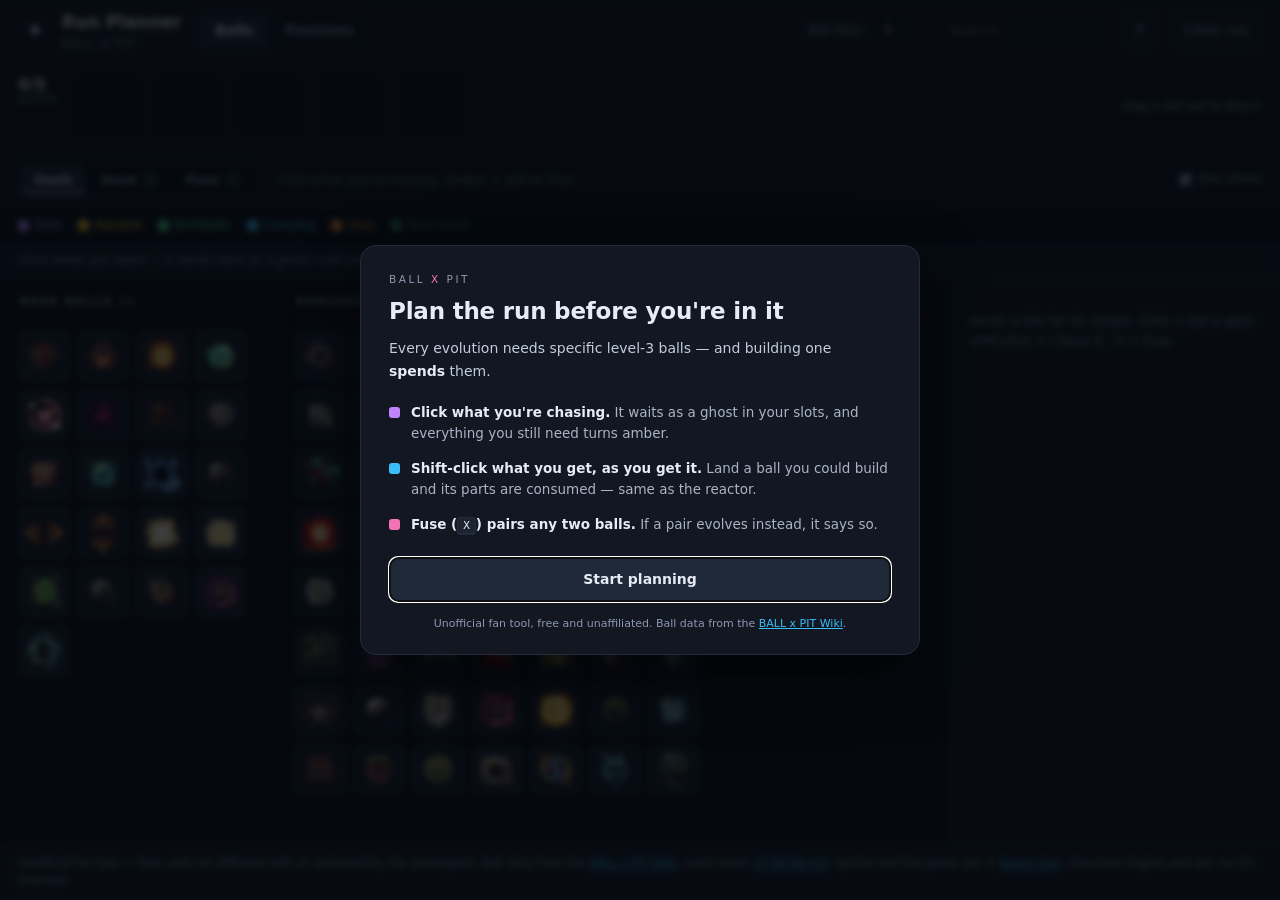
<file: public/index.html>
<!DOCTYPE html>
<html lang="en">
<head>
<meta charset="utf-8">
<meta name="viewport" content="width=device-width, initial-scale=1, viewport-fit=cover">
<title>BALL x PIT Run Planner</title>
<meta name="description" content="Plan a BALL x PIT run: mark the balls you're carrying and the ones you're chasing, and see every pickup, fusion and slot the run still needs.">
<meta name="theme-color" content="#0b0e14">

<!-- Link previews need absolute URLs. If the domain ever changes, these four
     (canonical, og:url, og:image, twitter:image) are the only things to update. -->
<link rel="canonical" href="https://ballxpitplanner.com/">
<meta property="og:type" content="website">
<meta property="og:site_name" content="BALL x PIT Run Planner">
<meta property="og:url" content="https://ballxpitplanner.com/">
<meta property="og:title" content="BALL x PIT Run Planner">
<meta property="og:description" content="Click what you're carrying, mark what you're chasing, and see every ball you still need to roll.">
<meta property="og:image" content="https://ballxpitplanner.com/og.png">
<meta property="og:image:width" content="1200">
<meta property="og:image:height" content="630">
<meta property="og:image:alt" content="BALL x PIT Run Planner, showing balls colour-coded as carrying, fusable, needed and goal.">
<meta name="twitter:card" content="summary_large_image">
<meta name="twitter:title" content="BALL x PIT Run Planner">
<meta name="twitter:description" content="Click what you're carrying, mark what you're chasing, and see every ball you still need to roll.">
<meta name="twitter:image" content="https://ballxpitplanner.com/og.png">

<link rel="icon" href="favicon.svg" type="image/svg+xml">
<link rel="apple-touch-icon" href="og.png">
<link rel="stylesheet" href="style.css">
</head>
<body>

<header class="topbar">
  <div class="brand">
    <img src="icons/baby-ball.png" alt="">
    <div>
      <h1>Run Planner</h1>
      <p class="sub">BALL <span>x</span> PIT</p>
    </div>
  </div>

  <div class="tabs" role="tablist">
    <button class="tab is-on" data-set="balls" role="tab">Balls</button>
    <button class="tab" data-set="passives" role="tab">Passives</button>
  </div>

  <label class="slots">Ball slots
    <input id="slots" type="number" min="2" max="12" step="1" value="5">
  </label>

  <input id="search" type="search" placeholder="Search&hellip;" autocomplete="off" spellcheck="false">
  <button id="help" class="ghost" title="What is this?" aria-label="What is this?">?</button>
  <button id="reset" class="ghost">Clear run</button>
</header>

<div class="intro" id="intro" hidden>
  <div class="intro-card" role="dialog" aria-modal="true" aria-labelledby="intro-h">
    <p class="intro-kicker">BALL <span>x</span> PIT</p>
    <h2 id="intro-h">Plan the run before you're in it</h2>
    <p class="intro-lede">
      Every evolution needs specific level-3 balls — and building one
      <em>spends</em> them.
    </p>
    <ol class="intro-steps">
      <li>
        <span class="s-dot d-want"></span>
        <p><b>Click what you're chasing.</b> It waits as a ghost in your
           slots, and everything you still need turns amber.</p>
      </li>
      <li>
        <span class="s-dot d-have"></span>
        <p><b>Shift-click what you get, as you get it.</b> Land a ball you
           could build and its parts are consumed — same as the reactor.</p>
      </li>
      <li>
        <span class="s-dot d-fuse"></span>
        <p><b>Fuse (<kbd>X</kbd>) pairs any two balls.</b> If a pair evolves
           instead, it says so.</p>
      </li>
    </ol>
    <button class="intro-go" id="intro-go">Start planning</button>
    <p class="intro-fine">
      Unofficial fan tool, free and unaffiliated. Ball data from the
      <a href="https://ballxpit.wiki.gg/wiki/Balls" target="_blank" rel="noopener">BALL x PIT Wiki</a>.
    </p>
  </div>
</div>

<div class="rack" id="rack"></div>

<div class="howto">
  <div class="modes" role="group" aria-label="What a click does">
    <button class="mode is-on" data-mode="goal">Goals</button>
    <button class="mode" data-mode="have">Have <kbd>H</kbd></button>
    <button class="mode only-balls" data-mode="fuse">Fuse <kbd>X</kbd></button>
  </div>
  <span class="hint" id="modehint"></span>
  <label class="dimtoggle"><input type="checkbox" id="dim" checked> Dim others</label>
</div>

<div class="legend">
  <span class="lg lg-want">Goal</span>
  <span class="lg lg-need">Needed</span>
  <span class="lg lg-now">Buildable</span>
  <span class="lg lg-have">Carrying</span>
  <span class="lg lg-path">Step</span>
  <span class="lg lg-soon">Reachable</span>
</div>

<div class="summary off" id="summary"></div>

<main>
  <section class="board" id="board">
    <svg class="wires" id="wires" aria-hidden="true"></svg>
    <div class="cols" id="cols"></div>
  </section>

  <aside class="panel" id="panel"></aside>
</main>

<footer>
  Unofficial fan tool &mdash; free, and not affiliated with or endorsed by the developers.
  Ball data from the <a href="https://ballxpit.wiki.gg/wiki/Balls" target="_blank" rel="noopener">BALL x PIT Wiki</a>,
  used under <a href="https://creativecommons.org/licenses/by-sa/4.0/" target="_blank" rel="noopener">CC&nbsp;BY-SA&nbsp;4.0</a>.
  Sprites and the game are &copy; <a href="https://kennysun.com/" target="_blank" rel="noopener">Kenny Sun</a> / Devolver Digital
  and are <em>not</em> CC-licensed.
</footer>

<script src="app.js"></script>
</body>
</html>
</file>
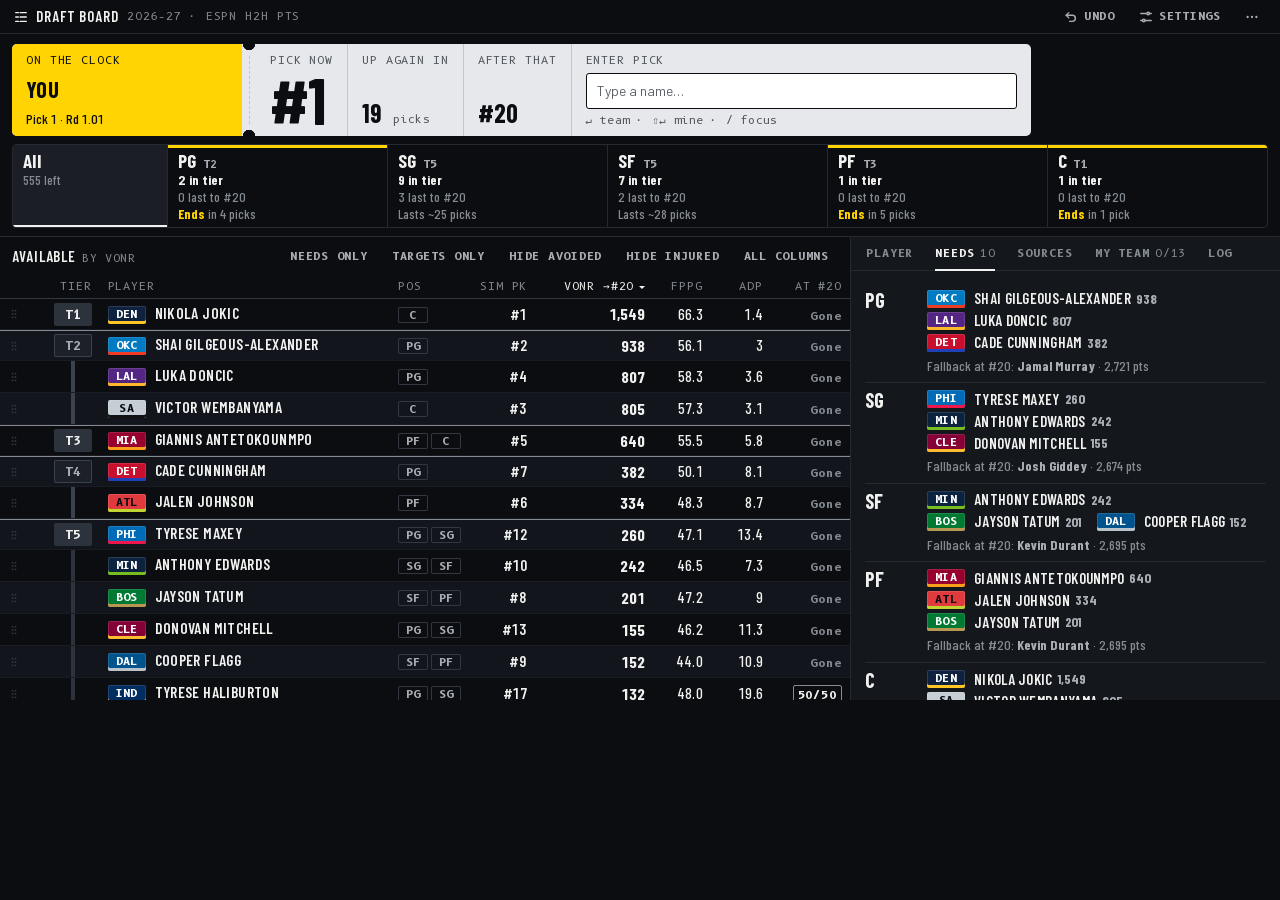
<file: public/draft/index.html>
<!doctype html>
<html lang="en">
<head>
<meta charset="utf-8">
<meta name="viewport" content="width=device-width, initial-scale=1">
<meta name="robots" content="noindex, nofollow">
<title>Draft Board 26–27</title>
<link rel="stylesheet" href="fonts/fonts.css">
<style>
:root{
  --ink:#0b0d10; --slate:#14171c; --slate-2:#1b1f25; --rule:#252a32; --rule-2:#323842;
  --steel:#858b93; --steel-2:#a9aeb5; --white:#f1f2ef;
  --paper:#e6e8eb; --paper-rule:#c3c7cc; --paper-ink:#0b0d10; --paper-label:#4d535a;
  --alert:#ffd400; --alert-ink:#0b0d10;
  --mono:"B612 Mono", ui-monospace, Menlo, monospace;
  --cond:"Barlow Condensed", "Arial Narrow", sans-serif;
  --sans:"Barlow", -apple-system, "Helvetica Neue", sans-serif;
  --num:500 15px/1 "Barlow Condensed", "Arial Narrow", sans-serif;
  --dock:270px;
  --band:#12161c;
  --ease:cubic-bezier(.2,.7,.2,1);
}
*{box-sizing:border-box}
html,body{height:100%;margin:0}
body{background:var(--ink);color:var(--white);font:400 13px/1.4 var(--sans);overflow:hidden;
  -webkit-font-smoothing:antialiased;caret-color:var(--alert)}
::selection{background:var(--alert);color:var(--alert-ink)}
:focus-visible{outline:2px solid var(--alert);outline-offset:2px}
*{scrollbar-width:thin;scrollbar-color:var(--rule-2) transparent}
::-webkit-scrollbar{width:9px;height:9px}
::-webkit-scrollbar-thumb{background:var(--rule-2);border:2px solid var(--ink);border-radius:6px}
::-webkit-scrollbar-track{background:transparent}
button,input,select,textarea{font:inherit;color:inherit}
svg.i{width:14px;height:14px;fill:none;stroke:currentColor;stroke-width:1.6;stroke-linecap:round;stroke-linejoin:round;flex:none}
.mono{font-family:var(--mono)}
.label{font:400 11px/1 var(--mono);letter-spacing:.08em;text-transform:uppercase;color:var(--steel)}

/* ---------- buttons: board vocabulary ---------- */
.btn{display:inline-flex;align-items:center;gap:6px;height:26px;padding:0 10px;border-radius:3px;cursor:pointer;
  font:700 11px/1 var(--mono);letter-spacing:.07em;text-transform:uppercase;white-space:nowrap;
  background:transparent;border:1px solid var(--rule-2);color:var(--white);transition:background .15s,border-color .15s,color .15s}
.btn:hover{border-color:var(--steel)}
.btn:active{background:var(--slate-2)}
.btn.primary{background:var(--alert);border-color:var(--alert);color:var(--alert-ink)}
.btn.primary:hover{background:#ffe04d}
.btn.ghost{border-color:transparent;color:var(--steel-2)}
.btn.ghost:hover{color:var(--white);border-color:var(--rule-2)}
.btn[aria-pressed="true"]{background:var(--white);border-color:var(--white);color:var(--ink)}
.btn.sm{height:24px;padding:0 8px;font-size:11px}
.btn:disabled{opacity:.35;cursor:default}

/* ---------- app frame ---------- */
.app{height:100vh;height:100dvh;display:grid;grid-template-columns:minmax(0,1fr);grid-template-rows:auto auto auto minmax(0,1fr)}
.bar{display:flex;align-items:center;gap:10px;height:34px;padding:0 10px 0 14px;border-bottom:1px solid var(--rule)}
.brand{display:flex;align-items:center;gap:8px;font:600 15px/1 var(--cond);letter-spacing:.06em;text-transform:uppercase}
.brand .sub{font:400 11px/1 var(--mono);color:var(--steel);letter-spacing:.08em}
.bar-actions{margin-left:auto;display:flex;gap:2px}
#moreMenu{margin:0;inset:auto;position:fixed;top:36px;right:10px;background:var(--slate-2);border:1px solid var(--rule-2);border-radius:4px;padding:4px;color:var(--white)}
#moreMenu .btn{width:100%;justify-content:flex-start}

/* ---------- the boarding pass ---------- */
.pass{position:relative;z-index:5;display:grid;grid-template-columns:minmax(150px,230px) 14px auto auto auto minmax(200px,460px);justify-self:start;max-width:calc(100% - 24px);
  margin:10px 12px 8px;background:var(--paper);color:var(--paper-ink);border-radius:5px;min-height:92px}
.pass .seg{padding:11px 14px 10px;display:flex;flex-direction:column;justify-content:space-between;gap:6px;border-left:1px solid var(--paper-rule);min-width:0;white-space:nowrap}
.pass .seg:nth-child(3){border-left:0}
#segPick,#segIn,#segThen{min-width:max-content}
.pass .label{color:var(--paper-label)}
.pass .val{font:700 26px/1 var(--cond);letter-spacing:.01em}
.pass .val small{font:400 11px/1 var(--mono);color:var(--paper-label);margin-left:3px;letter-spacing:.04em}
.pass .numeral{font:700 64px/.82 var(--cond);letter-spacing:-.01em}
.stub{padding:11px 14px 10px;display:flex;flex-direction:column;justify-content:space-between;border-radius:5px 0 0 5px;transition:background .25s var(--ease)}
.stub .who{font:700 22px/1 var(--cond);text-transform:uppercase;letter-spacing:.02em;white-space:nowrap;overflow:hidden;text-overflow:ellipsis;max-width:200px}
.stub .pk{font:500 14px/1 var(--cond);color:var(--paper-label);font-variant-numeric:tabular-nums}
.pass.onme .stub{background:var(--alert)}
.pass.onme .stub .pk,.pass.onme .stub .label{color:var(--alert-ink)}
.perf{position:relative;background:
  radial-gradient(circle at 50% 0,var(--ink) 6px,transparent 6.5px) top/14px 14px no-repeat,
  radial-gradient(circle at 50% 100%,var(--ink) 6px,transparent 6.5px) bottom/14px 14px no-repeat}
.perf::after{content:"";position:absolute;left:6.5px;top:12px;bottom:12px;border-left:1.5px dashed var(--paper-rule)}
.pass.onme .perf{background-color:transparent}
.entry{position:relative}
.entry input{width:100%;height:36px;border:1.5px solid var(--paper-ink);border-radius:3px;background:#fff;padding:0 10px;
  font:700 14px/1 var(--mono);letter-spacing:.04em;text-transform:uppercase;color:var(--paper-ink);caret-color:var(--paper-ink)}
.entry input::placeholder{color:#5c6269;font-weight:400;text-transform:none;letter-spacing:0;font-family:var(--sans)}
.entry input:focus-visible{outline:2px solid var(--alert);outline-offset:1px}
.entry .hint.receipt{color:var(--paper-ink);white-space:nowrap;overflow:hidden;text-overflow:ellipsis}
.entry .hint.receipt b{background:var(--paper-ink);color:var(--paper);padding:2px 5px 1px;border-radius:2px;margin-right:4px}
.entry .hint{font:400 11px/1 var(--mono);color:var(--paper-label);letter-spacing:.04em}
#sugg{position:absolute;top:calc(100% - 6px);left:14px;right:14px;background:var(--slate-2);border:1px solid var(--rule-2);border-radius:4px;
  z-index:30;display:none;max-height:360px;overflow:auto;color:var(--white);box-shadow:0 10px 22px rgba(0,0,0,.45)}
#sugg .opt{display:grid;grid-template-columns:1fr auto;gap:8px;padding:7px 10px;cursor:pointer;align-items:baseline}
#sugg .opt.hl{background:var(--rule-2)}
#sugg .opt.gone{opacity:.4}
#sugg .opt .nm{font:600 15px/1.1 var(--cond);text-transform:uppercase;letter-spacing:.02em}
#sugg .opt .meta{font:400 11px/1 var(--mono);color:var(--steel)}
#sugg .foot{padding:6px 10px;border-top:1px solid var(--rule);font:400 10px/1.4 var(--mono);color:var(--steel)}

/* ---------- gate strip: tiers by position ---------- */
.gates{display:grid;grid-template-columns:.7fr repeat(5,1fr);margin:0 12px 8px;border:1px solid var(--rule);border-radius:4px;overflow:hidden}
.gate{all:unset;cursor:pointer;padding:6px 10px 5px;border-left:1px solid var(--rule);display:flex;flex-direction:column;gap:3px;position:relative;min-width:0}
.gate:first-child{border-left:0}
.gate:hover{background:var(--slate)}
.gate[aria-pressed="true"]{background:var(--slate-2)}
.gate[aria-pressed="true"]::after{content:"";position:absolute;left:0;right:0;bottom:0;height:2px;background:var(--white)}
.gate .g{display:flex;align-items:baseline;gap:6px}
.gate .pos{font:700 19px/1 var(--cond);letter-spacing:.02em}
.gate .t{font:700 11px/1 var(--mono);color:var(--steel-2)}
.gate .s{font:500 13.5px/1.05 var(--cond);font-variant-numeric:tabular-nums;color:var(--steel);white-space:nowrap;overflow:hidden;text-overflow:ellipsis}
.gate .s b{color:var(--white);font-weight:700}
.gate.cliff{box-shadow:inset 0 3px 0 var(--alert)}
.gate.cliff .ends{color:var(--alert)}
.gate.worst{background:var(--alert);color:var(--alert-ink);box-shadow:none}
.gate.worst .t,.gate.worst .s,.gate.worst .s b,.gate.worst .ends{color:var(--alert-ink)}
.gate.worst:hover{background:#ffe04d}
.gate.filled .pos,.gate.filled .s,.gate.filled .s b,.gate.filled .t{color:var(--steel)}

/* ---------- main split ---------- */
.main{display:grid;grid-template-columns:minmax(0,1fr);grid-template-rows:minmax(0,1fr) var(--dock);min-height:0;border-top:1px solid var(--rule)}
.main.collapsed{grid-template-rows:minmax(0,1fr) 34px}
.main.clock{grid-template-rows:minmax(0,1fr) 200px}
@media (min-width:1200px){
  .main,.main.collapsed{grid-template-rows:none;grid-template-columns:minmax(0,1fr) 430px}
  .dock{border-top:0 !important;border-left:1px solid var(--rule)}
  #collapse{display:none}
  .main.collapsed .dock-body{display:block}
}

/* ---------- departures board ---------- */
.board{display:flex;flex-direction:column;min-height:0;container-type:inline-size}
.board-head{display:flex;align-items:center;gap:6px;padding:7px 12px;flex-wrap:wrap}
.board-head h2{margin:0 8px 0 0;font:600 15px/1 var(--cond);letter-spacing:.06em;text-transform:uppercase}
.board-head h2 span{font:400 11px/1 var(--mono);color:var(--steel);letter-spacing:.06em;margin-left:6px}
.board-head .sp{flex:1}
.board-scroll{overflow:auto;flex:1;min-height:0}
table.dep{border-collapse:separate;border-spacing:0;width:100%}
.dep th{position:sticky;top:0;z-index:2;background:var(--ink);text-align:right;padding:6px 8px;border-bottom:1px solid var(--rule-2);
  font:400 11px/1 var(--mono);letter-spacing:.08em;text-transform:uppercase;color:var(--steel);white-space:nowrap;cursor:pointer;user-select:none}
.dep th.l{text-align:left}
.dep th:hover{color:var(--white)}
.dep th.on{color:var(--white)}
.dep th.on::after{content:"";display:inline-block;margin-left:5px;border:3.5px solid transparent;border-top-color:currentColor;transform:translateY(2px)}
.dep th.on.asc::after{border-top-color:transparent;border-bottom-color:currentColor;transform:translateY(-2px)}
.dep td{padding:0 8px;height:31px;text-align:right;white-space:nowrap;border-bottom:1px solid #191c22;
  font:var(--num);font-variant-numeric:tabular-nums;letter-spacing:.01em}
.dep td.l{text-align:left}
.dep tbody tr{cursor:pointer;background:var(--ink)}
.dep tbody tr.alt td{background:var(--band)}
.dep tbody tr:hover td{background:var(--slate)}
.dep tbody tr.sel td{background:var(--slate-2)}
.dep td.mk{width:52px;padding:0 0 0 6px;color:var(--steel-2)}
.grip{display:inline-flex;align-items:center;justify-content:center;width:16px;height:22px;margin-right:4px;vertical-align:middle;cursor:grab;color:var(--rule-2);border-radius:2px}
.grip svg.i{width:14px;height:14px}
.dep tr:hover .grip{color:var(--steel-2)}
.grip:hover{background:var(--rule-2);color:var(--white) !important}
.grip:active{cursor:grabbing}
.dep td.ours .ud{color:var(--steel-2);font-weight:500}
.dep td.ours{color:var(--white);font-weight:600;width:48px}
.dep td.my{color:var(--steel-2);width:44px}
.dep .my{display:none}
.board.has-order .dep .my{display:table-cell}
.dep tr.dragging td{opacity:.35}
.dep tr.drop-before td{box-shadow:inset 0 2px 0 var(--white)}
.dep tr.drop-after td{box-shadow:inset 0 -2px 0 var(--white)}
.dep td.mk span{display:inline-flex;gap:3px;vertical-align:middle}
.dep td.mk svg.i{width:12px;height:12px}
.dep td.mk .star{fill:var(--white);stroke:var(--white)}
.dep td.nm{max-width:260px;overflow:hidden;text-overflow:ellipsis}
.tm{display:inline-block;min-width:38px;margin-right:9px;padding:3px 4px 4px;border-radius:2px;text-align:center;vertical-align:1px;
  font:700 11px/1 var(--mono);letter-spacing:.03em;background:var(--a);color:var(--t);
  box-shadow:inset 0 -3px 0 var(--b),inset 0 0 0 1px rgba(255,255,255,.12)}
.tm.fa{background:var(--rule-2);color:var(--steel-2);box-shadow:none}
.pp-band{height:6px;margin:-12px -14px 12px;background:linear-gradient(90deg,var(--a) 0 78%,var(--b) 78% 100%)}
.dep .pname{font:600 15.5px/1 var(--cond);text-transform:uppercase;letter-spacing:.025em;color:var(--white)}
.dep .meta{font:400 11px/1 var(--mono);color:var(--steel);margin-left:8px;letter-spacing:.02em}
.tag{display:inline-block;font:700 11px/1 var(--mono);letter-spacing:.06em;padding:2px 4px 1px;border-radius:2px;margin-left:6px;vertical-align:2px;border:1px solid var(--steel);color:var(--steel-2)}
.tag.out{background:var(--white);border-color:var(--white);color:var(--ink)}
.need-dot{display:inline-block;width:5px;height:5px;background:var(--white);margin-left:7px;vertical-align:3px}
.dep td.vonr b{font-weight:700;color:var(--white);font-size:16px}
.dep td.vonr .slot{display:inline-block;width:32px;text-align:left;margin-left:6px;color:var(--steel);font-size:11px}
.dep td.vonr.neg b{color:var(--steel);font-weight:500}
.dep td.dim{color:var(--steel)}
.dep td.hi{color:var(--white);font-weight:700}
.status{font:700 11px/1 var(--mono);letter-spacing:.08em}
.status.gone{color:var(--steel)}
.status.now{color:var(--white)}
.status.maybe{color:var(--white);border:1px solid var(--steel);padding:2px 4px 1px;border-radius:2px}
.status.risky{background:var(--alert);color:var(--alert-ink);padding:3px 5px 2px;border-radius:2px}
.status.safe{color:var(--steel-2)}
.dep td.acts{width:1%;padding-right:12px;position:sticky;right:0;background:inherit}
.dep th:last-child{position:sticky;right:0}
.dep tr:hover td.acts{background:var(--slate)} .dep tr.sel td.acts{background:var(--slate-2)}
.dep td.acts .btn{visibility:hidden}
.dep tr:hover td.acts .btn,.dep tr.sel td.acts .btn{visibility:visible}
.dep tr.avoid td{opacity:.32}
.dep tr.unreach .pname{color:var(--steel-2)}
.dep tr.unreach td:not(.mk):not(.nm){color:var(--steel)}
.dep tr.unreach td.vonr b{color:var(--steel-2)}
.dep tr.avoid .pname{text-decoration:line-through}
.dep tr.changed td.mk{box-shadow:inset 4px 0 0 var(--alert)}
.dep tr.tstep td{border-top:1px solid var(--steel)}
.dep td.poscell{white-space:nowrap;width:1%}
.postok{all:unset;cursor:pointer;display:inline-block;min-width:22px;margin-right:3px;padding:3px 4px 2px;border-radius:2px;text-align:center;
  font:700 11px/1 var(--mono);letter-spacing:.02em;color:var(--steel-2);box-shadow:inset 0 0 0 1px var(--rule-2)}
.postok:hover{color:var(--white);box-shadow:inset 0 0 0 1px var(--steel)}
.postok[aria-pressed="true"]{background:var(--white);color:var(--ink);box-shadow:none}
.postok:focus-visible{outline:2px solid var(--alert);outline-offset:1px}
.dep td.tiercell{padding:0 8px 0 2px;width:44px;text-align:center}
.tierblk{display:block;height:23px;line-height:23px;border-radius:2px;font:700 12px/23px var(--mono);letter-spacing:.02em}
.tierblk.odd{background:#2c333d;color:var(--white)}
.tierblk.even{background:#1c2128;color:var(--steel-2);box-shadow:inset 0 0 0 1px #3a424d}
.tierblk.none{color:var(--steel)}
.tierblk.cont{width:4px;margin:0 auto;height:31px;border-radius:0;box-shadow:none}
.tierblk.cont.even{background:#3a424d}
.dep th[data-sort="tier"]{text-align:center}
.dep tr.sep td{height:22px;background:var(--ink);border-bottom:1px solid var(--rule-2);cursor:default;text-align:left;padding-left:12px}
.dep tr.sep:hover td{background:var(--ink)}
.dep tr.sep .label{color:var(--steel-2)}
.dep tr.sep .label b{color:var(--white);font-weight:700}
@container (max-width:700px){ .dep .p2{display:none} }
@container (max-width:560px){ .dep .p1{display:none} }
@container (max-width:1120px){ .dep .acts{display:none} }
@container (max-width:980px){ .dep .p3{display:none} }
@container (max-width:1320px){ .dep .p4{display:none} }
.board.all .dep .p2,.board.all .dep .p3,.board.all .dep .p4{display:table-cell}
.empty-row td{height:80px;text-align:center;color:var(--steel);font-family:var(--sans)}

/* ---------- dock ---------- */
.dock{display:flex;flex-direction:column;min-height:0;border-top:1px solid var(--rule-2);background:var(--slate)}
.tabs{display:flex;align-items:stretch;height:34px;border-bottom:1px solid var(--rule);padding:0 6px 0 4px;flex:none}
.tab{all:unset;cursor:pointer;padding:0 11px;display:flex;align-items:center;font:700 11px/1 var(--mono);letter-spacing:.08em;text-transform:uppercase;color:var(--steel);position:relative}
.tab:hover{color:var(--white)}
.tab[aria-selected="true"]{color:var(--white)}
.tab[aria-selected="true"]::after{content:"";position:absolute;left:11px;right:11px;bottom:-1px;height:2px;background:var(--white)}
.tab .n{color:var(--steel);margin-left:5px;font-weight:400}
.tabs .sp{flex:1}
#collapse svg{transition:transform .2s var(--ease)}
.main.collapsed #collapse svg{transform:rotate(180deg)}
.main.collapsed .dock-body{display:none}
.dock-body{overflow:auto;flex:1;min-height:0;padding:12px 14px 16px}
.dock-body h3{margin:16px 0 8px;font:400 11px/1 var(--mono);letter-spacing:.08em;text-transform:uppercase;color:var(--steel)}
.dock-body h3:first-child{margin-top:0}
.empty{color:var(--steel);font:400 13px/1.5 var(--sans);max-width:46ch}
.empty kbd{font:700 10.5px/1 var(--mono);border:1px solid var(--rule-2);border-radius:3px;padding:2px 5px;color:var(--white)}

/* player pass */
.pp-head{display:flex;justify-content:space-between;align-items:flex-start;gap:10px}
.pp-name{font:700 26px/1 var(--cond);text-transform:uppercase;letter-spacing:.02em}
.pp-meta{font:400 11px/1 var(--mono);color:var(--steel);margin-top:6px;letter-spacing:.04em}
.pp-acts{display:flex;gap:6px;flex:none}
.pp-marks{display:flex;gap:6px;margin:12px 0 0;align-items:center;flex-wrap:wrap}
.pp-marks .adj{margin-left:auto;display:flex;align-items:center;gap:6px}
.field{background:var(--ink);border:1px solid var(--rule-2);border-radius:3px;padding:5px 8px;font:400 12.5px/1.3 var(--mono)}
.field:focus{border-color:var(--steel)}
.segs{display:grid;grid-template-columns:repeat(4,1fr);border:1px solid var(--rule);border-radius:4px;margin-top:12px}
.segs > div{padding:8px 10px 7px;border-left:1px solid var(--rule);border-top:1px solid var(--rule);display:flex;flex-direction:column;gap:5px;min-width:0}
.segs > div:nth-child(4n+1){border-left:0}
.segs > div:nth-child(-n+4){border-top:0}
.segs .v{font:700 20px/1 var(--cond);font-variant-numeric:tabular-nums;white-space:nowrap}
.segs .v small{font:400 11px/1 var(--mono);color:var(--steel);margin-left:5px}
.srcwrap{overflow-x:auto;margin-top:12px;border:1px solid var(--rule);border-radius:4px}
table.src{border-collapse:collapse;width:100%;font:var(--num);font-variant-numeric:tabular-nums}
.src th{font:400 11px/1 var(--mono);letter-spacing:.08em;color:var(--steel);text-align:right;padding:7px 7px 6px;border-bottom:1px solid var(--rule)}
.src td{padding:6px 7px;text-align:right;border-bottom:1px solid #20242b;white-space:nowrap}
.src th:first-child,.src td:first-child{text-align:left;padding-left:10px;position:sticky;left:0;background:var(--slate)}
.src tbody tr:nth-child(even) td:first-child{background:#181c22}
.src tbody tr:nth-child(even) td{background:#181c22}
.src tr.blend td{font-weight:700;border-bottom:0;color:var(--white)}
.src td.f{font-weight:700}
.weeks{display:flex;gap:2px;align-items:flex-end;height:36px;margin-top:8px}
.weeks i{flex:1;background:var(--rule-2)}
.weeks i.po{background:var(--white)}
.weeks-cap{display:flex;gap:14px;flex-wrap:wrap;font:500 14px/1.4 var(--cond);color:var(--steel);margin-top:6px}
.weeks-cap b{color:var(--white)}
textarea.field{width:100%;min-height:52px;resize:vertical;font-family:var(--sans);font-size:13px;margin-top:4px}
.mix{margin:8px 0 0;font:500 14px/1.4 var(--cond);color:var(--steel)}
.mix b{color:var(--steel-2);font-weight:600}
.outlook{color:var(--steel-2);font:400 13px/1.55 var(--sans);max-width:68ch;margin:0}

/* needs / sources / team / log */
.need{display:grid;grid-template-columns:52px 1fr;gap:4px 10px;padding:9px 0;border-bottom:1px solid var(--rule)}
.need:last-child{border-bottom:0}
.need .slot{font:700 20px/1 var(--cond)}
.nopts{display:flex;flex-wrap:wrap;gap:4px 16px;align-items:center}
.nopt{cursor:pointer;white-space:nowrap;display:inline-flex;align-items:center;gap:0}
.nopt .pname{font:600 15px/1.1 var(--cond);text-transform:uppercase;letter-spacing:.02em}
.nopt:hover .pname{text-decoration:underline;text-underline-offset:3px}
.nopt b{font:700 14px/1 var(--cond);margin-left:5px;color:var(--steel-2)}
.nopt .status{margin-left:6px}
.dot5050{display:inline-block;width:7px;height:7px;border-radius:50%;background:var(--alert);margin-left:6px}
.need{padding:7px 0 !important}
.need .repl{font:500 14px/1.4 var(--cond);color:var(--steel);grid-column:2}
.need .repl b{color:var(--steel-2);font-weight:700}
.row{display:grid;grid-template-columns:1fr auto auto;gap:10px;align-items:baseline;padding:4px 0;cursor:pointer}
.row:hover .pname{color:var(--white);text-decoration:underline;text-underline-offset:3px}
.row .pname{font:600 15px/1.1 var(--cond);text-transform:uppercase;letter-spacing:.02em;white-space:nowrap;overflow:hidden;text-overflow:ellipsis;transition:color .15s}
.row .v{font:700 15px/1 var(--cond);font-variant-numeric:tabular-nums}
.row .v.dim{color:var(--steel);font-weight:400}
.srcs{display:grid;grid-template-columns:repeat(auto-fill,minmax(250px,1fr));gap:0 22px}
.srcblk{padding:8px 0 10px;border-bottom:1px solid var(--rule)}
.srcblk h4{margin:0 0 4px;font:400 11px/1 var(--mono);letter-spacing:.08em;text-transform:uppercase;color:var(--steel);display:flex;justify-content:space-between}
.roster{display:grid;grid-template-columns:repeat(auto-fill,minmax(150px,1fr));border:1px solid var(--rule);border-radius:4px}
.roster > div{padding:8px 10px;border-right:1px solid var(--rule);border-bottom:1px solid var(--rule);display:flex;flex-direction:column;gap:5px;min-width:0;cursor:default}
.roster .pname{font:600 15px/1.1 var(--cond);text-transform:uppercase;letter-spacing:.02em;white-space:nowrap;overflow:hidden;text-overflow:ellipsis}
.roster .open .pname{color:var(--steel)}
.roster .bench .label{color:var(--steel)}
.totals{display:flex;gap:22px;margin-top:12px;flex-wrap:wrap}
.totals div{display:flex;flex-direction:column;gap:5px}
.totals .v{font:700 24px/1 var(--cond);font-variant-numeric:tabular-nums}
.log .pk{display:grid;grid-template-columns:44px 110px 1fr 22px;align-items:center;height:30px;border-bottom:1px solid var(--rule);font:var(--num);font-variant-numeric:tabular-nums}
.log .pk .who{font:400 11px/1 var(--mono);letter-spacing:.04em}
.log .pk .who{color:var(--steel);white-space:nowrap;overflow:hidden;text-overflow:ellipsis;padding-right:8px}
.upnext{display:flex;flex-wrap:wrap;gap:6px 14px;margin:0 0 14px}
.upnext span{font:500 14px/1 var(--cond);color:var(--steel-2);white-space:nowrap}
.upnext span b{font:400 11px/1 var(--mono);color:var(--steel);margin-right:5px}
.upnext span.me{color:var(--alert-ink);background:var(--white);padding:2px 5px;border-radius:2px}
.upnext span.me b{color:var(--alert-ink)}
.teamsel{all:unset;cursor:pointer;max-width:100%;overflow:hidden;text-overflow:ellipsis;white-space:nowrap;font:400 11px/1 var(--mono);color:var(--steel);border-bottom:1px dashed var(--rule-2);padding-bottom:1px}
.teamsel:hover{color:var(--white)}
.teamsel:focus-visible{outline:2px solid var(--alert);outline-offset:2px}
.log .pk.me .teamsel{background:var(--white);color:var(--ink);padding:2px 5px 1px;border-radius:2px;font-weight:700;border:0}
.log .pk.me .who span{background:var(--white);color:var(--ink);padding:2px 5px 1px;border-radius:2px;font-weight:700}
.log .pk .pname{font:600 15px/1 var(--cond);text-transform:uppercase;letter-spacing:.02em;cursor:pointer}
.log .pk .x{all:unset;cursor:pointer;color:var(--steel);display:flex;justify-content:center}
.log .pk .x:hover{color:var(--white)}
.log .pk.future{color:var(--steel)}
.log .pk.future .pname{color:var(--steel);cursor:default}

/* ---------- settings ---------- */
dialog{background:var(--slate);color:var(--white);border:1px solid var(--rule-2);border-radius:6px;padding:20px 22px;width:min(760px,94vw);max-height:90vh}
dialog::backdrop{background:rgba(5,6,8,.72)}
dialog h2{margin:0 0 4px;font:700 22px/1 var(--cond);text-transform:uppercase;letter-spacing:.03em}
dialog h4{margin:18px 0 8px}
.grid{display:grid;grid-template-columns:repeat(auto-fill,minmax(112px,1fr));gap:10px 12px}
.grid label{display:flex;flex-direction:column;gap:5px}
.grid .field{width:100%}
.dlg-foot{display:flex;gap:8px;justify-content:flex-end;margin-top:20px}
.note{color:var(--steel);font:400 12px/1.5 var(--sans);margin:8px 0 0;max-width:72ch}
.note code{font-family:var(--mono);font-size:11px;color:var(--steel-2)}


@media (prefers-reduced-motion:reduce){ *{transition:none !important;animation:none !important} }
@media (max-width:620px){
  /* title bar: icons only */
  .bar{padding:0 6px 0 12px}
  .brand .sub{display:none}
  .bar-actions .btn{font-size:0;gap:0;padding:0 8px;height:30px}
  .bar-actions .btn svg.i{width:16px;height:16px}
  /* pass: stub | pick | up-in on one row, entry full width below */
  .pass{grid-template-columns:minmax(0,1fr) 14px auto auto;margin:8px 8px 6px;max-width:none;justify-self:stretch}
  #segThen{display:none}
  .pass .seg,.stub{padding:8px 10px 7px}
  .pass .numeral{font-size:44px}
  .pass .val{font-size:22px}
  .stub .who{font-size:19px;max-width:none}
  .pass .entry{grid-column:1 / -1;border-left:0;border-top:1px solid var(--paper-rule);gap:5px}
  .entry input{font-size:16px;height:40px}
  #sugg{left:8px;right:8px}
  /* gates: one swipeable row */
  .gates{display:flex;overflow-x:auto;scroll-snap-type:x mandatory;margin:0 8px 6px;scrollbar-width:none}
  .gates::-webkit-scrollbar{display:none}
  .gate{flex:0 0 auto;min-width:112px;scroll-snap-align:start}
  .gate:first-child{min-width:72px}
  /* board header: title + swipeable toggles */
  .board-head{flex-wrap:nowrap;overflow-x:auto;scrollbar-width:none;padding:6px 8px}
  .board-head::-webkit-scrollbar{display:none}
  .board-head h2 span{display:none}
  .board-head .sp{display:none}
  /* rows: no drag handle on touch, roomier tap height */
  .dep td.mk .grip{display:none}
  .dep td.mk{width:16px;padding-left:6px}
  .dep th .hz{display:none}
  .dep td,.dep th{padding-left:5px;padding-right:5px}
  .dep td{height:38px}
  .dep td.nm{max-width:132px}
  .tm{min-width:34px;margin-right:6px}
  /* dock: tabs swipe, taller panel */
  :root{--dock:32dvh}
  .main.clock{grid-template-rows:minmax(0,1fr) 30dvh}
  .tabs{overflow-x:auto;scrollbar-width:none}
  .tabs::-webkit-scrollbar{display:none}
  .tab{padding:0 9px;flex:none}
  .dock-body{padding:10px 10px 14px}
  .segs{grid-template-columns:repeat(2,1fr)}
  .segs > div:nth-child(4n+1){border-left:1px solid var(--rule)}
  .segs > div:nth-child(2n+1){border-left:0}
  .segs > div:nth-child(-n+4){border-top:1px solid var(--rule)}
  .segs > div:nth-child(-n+2){border-top:0}
  .pp-head{flex-wrap:wrap}
  .pp-marks .adj{margin-left:0}
  .roster{grid-template-columns:repeat(2,1fr)}
  dialog{padding:16px 14px}
}
</style>
</head>
<body>
<svg width="0" height="0" style="position:absolute" aria-hidden="true">
  <symbol id="i-board" viewBox="0 0 16 16"><path d="M2 3h3M7 3h7M2 8h3M7 8h7M2 13h3M7 13h7"/></symbol>
  <symbol id="i-star" viewBox="0 0 16 16"><path d="M8 1.9l1.85 3.9 4.25.5-3.15 2.9.85 4.2L8 11.3l-3.8 2.1.85-4.2L1.9 6.3l4.25-.5z"/></symbol>
  <symbol id="i-flag" viewBox="0 0 16 16"><path d="M3.5 14.5V2M3.5 2.5h8.5L10 5.75 12 9H3.5"/></symbol>
  <symbol id="i-ban" viewBox="0 0 16 16"><circle cx="8" cy="8" r="6"/><path d="M3.8 12.2l8.4-8.4"/></symbol>
  <symbol id="i-undo" viewBox="0 0 16 16"><path d="M5.5 3 2.5 6l3 3"/><path d="M2.5 6h7a3.5 3.5 0 0 1 0 7H6.5"/></symbol>
  <symbol id="i-sliders" viewBox="0 0 16 16"><path d="M2 4h7M12 4h2M2 12h2M7 12h7"/><circle cx="10.5" cy="4" r="1.5"/><circle cx="5.5" cy="12" r="1.5"/></symbol>
  <symbol id="i-x" viewBox="0 0 16 16"><path d="M4.5 4.5l7 7M11.5 4.5l-7 7"/></symbol>
  <symbol id="i-chev" viewBox="0 0 16 16"><path d="M4 6.5l4 4 4-4"/></symbol>
  <symbol id="i-grip" viewBox="0 0 16 16"><path d="M6 3.5h.01M10 3.5h.01M6 8h.01M10 8h.01M6 12.5h.01M10 12.5h.01" stroke-width="2.4"/></symbol>
  <symbol id="i-more" viewBox="0 0 16 16"><path d="M3 8h.01M8 8h.01M13 8h.01" stroke-width="2.6"/></symbol>
</svg>

<div class="app">
  <header class="bar">
    <span class="brand"><svg class="i"><use href="#i-board"/></svg>Draft Board <span class="sub">2026–27 · ESPN H2H PTS</span></span>
    <div class="bar-actions">
      <button class="btn ghost" id="undo" title="Undo last pick (⌘Z)"><svg class="i"><use href="#i-undo"/></svg>Undo</button>
      <button class="btn ghost" id="openSettings"><svg class="i"><use href="#i-sliders"/></svg>Settings</button>
      <button class="btn ghost" id="moreBtn" popovertarget="moreMenu" aria-label="More actions"><svg class="i"><use href="#i-more"/></svg></button>
      <div id="moreMenu" popover>
        <button class="btn ghost" id="export">Export backup</button>
        <button class="btn ghost" id="import">Import backup</button>
        <button class="btn ghost" id="newDraft">New draft</button>
      </div>
      <input id="importFile" type="file" accept="application/json" hidden>
    </div>
  </header>

  <section class="pass" id="pass" aria-label="Pick status">
    <div class="stub" id="stub"></div>
    <div class="perf" aria-hidden="true"></div>
    <div class="seg" id="segPick"></div>
    <div class="seg" id="segIn"></div>
    <div class="seg" id="segThen"></div>
    <div class="seg entry">
      <span class="label">Enter pick</span>
      <input id="search" type="text" autocomplete="off" spellcheck="false" placeholder="Type a name…" aria-label="Player name">
      <span class="hint" id="hint" aria-live="polite">↵ team · ⇧↵ mine · / focus</span>
      <div id="sugg" role="listbox"></div>
    </div>
  </section>

  <nav class="gates" id="gates" aria-label="Positions"></nav>

  <main class="main" id="main">
    <section class="board" id="board">
      <div class="board-head" id="boardHead"></div>
      <div class="board-scroll" id="boardScroll"><table class="dep" id="tbl"><thead></thead><tbody></tbody></table></div>
    </section>
    <aside class="dock">
      <div class="tabs" role="tablist" id="tabs"></div>
      <div class="dock-body" id="dockBody"></div>
    </aside>
  </main>
</div>

<dialog id="settings"></dialog>

<script src="data.js"></script>
<script>
"use strict";
const D = window.DRAFT_DATA;
if (!D) { document.body.innerHTML = '<p style="padding:20px;font-family:sans-serif">data.js not found. Run <code>python3 build_data.py</code> in this folder.</p>'; throw new Error("no data"); }

// ------------------------------------------------------------------ persistence
const store = {
  get(k, d) { try { const v = localStorage.getItem("fbd." + k); return v == null ? d : JSON.parse(v); } catch { return d; } },
  set(k, v) { try { localStorage.setItem("fbd." + k, JSON.stringify(v)); } catch {} },
};
const DEFAULTS = {
  teams: 10, mySlot: 1, rounds: 13,
  slots: { PG: 1, SG: 1, SF: 1, PF: 1, C: 1, G: 1, F: 1, UTIL: 3 },
  // ESPN default H2H points scoring
  scoring: { pts: 1, reb: 1, ast: 2, stl: 4, blk: 4, tpm: 1, fgm: 2, fga: -1, ftm: 1, fta: -1, to: -2 },
  // Research defaults (RESEARCH.md): ~80% projections / 20% last season was the most accurate blend
  // over 2024-25 and 2025-26; ESPN and FantasyPros split evenly (consensus beats any single source);
  // projected games run ~14% high, so they're scaled by 0.86.
  weights: { espn: 40, fp: 40, last: 20 }, gpScale: 0.86,
  rankBy: "total", poEmph: 1, poStart: null, poEnd: null, offNight: 7, lookahead: 1, tierGap: 1.8, teamNames: [],
};
const SCORE_LABELS = { pts: "PTS", reb: "REB", ast: "AST", stl: "STL", blk: "BLK", tpm: "3PM", fgm: "FGM", fga: "FGA", ftm: "FTM", fta: "FTA", to: "TO" };
const RESEARCH_WEIGHTS = { espn: 40, fp: 40, last: 20 };
function loadSettings() {
  const s = store.get("settings", {});
  // one-time upgrade from the old guessed default (45/35/20) to the research default
  if (s.weights && s.weights.espn === 45 && s.weights.fp === 35 && s.weights.last === 20) s.weights = { ...RESEARCH_WEIGHTS };
  return { ...DEFAULTS, ...s, slots: { ...DEFAULTS.slots, ...(s.slots || {}) },
    scoring: { ...DEFAULTS.scoring, ...(s.scoring || {}) }, weights: { ...DEFAULTS.weights, ...(s.weights || {}) }, teamNames: s.teamNames || [] };
}
let S = loadSettings();
let PREFS = store.get("prefs", {});        // id -> {target, flag, avoid, note, adj}
let PICKS = store.get("picks", []);        // [{id, mine:bool}] in draft order
let ORDER = store.get("order", null);      // your own player order (ids), set by dragging rows
let ORDER_POS = new Map();
const indexOrder = () => { ORDER_POS = new Map((ORDER || []).map((id, i) => [String(id), i])); };
indexOrder();
const ui = { sort: "vonr", dir: -1, pos: "ALL", q: "", hideAvoid: false, hideOut: false, onlyTargets: false, onlyNeeds: false, sel: null, hl: 0 };
const saveAll = () => { store.set("settings", S); store.set("prefs", PREFS); store.set("picks", PICKS); };
const pref = id => PREFS[id] || {};
function setPref(id, patch) {
  const v = { ...pref(id), ...patch };
  Object.keys(v).forEach(k => { if (v[k] === false || v[k] === "" || v[k] == null || v[k] === 0) delete v[k]; });
  if (Object.keys(v).length) PREFS[id] = v; else delete PREFS[id];
  saveAll(); recompute(); render();
}

// ------------------------------------------------------------------ schedule
const players = D.players;
const byId = new Map(players.map(p => [String(p.id), p]));
const opening = new Date(D.opening + "T12:00:00");
const dayDate = d => { const x = new Date(opening); x.setDate(x.getDate() + d - 1); return x; };
const fmtD = d => dayDate(d).toLocaleDateString(undefined, { month: "short", day: "numeric" });
const dayGames = Array(D.lastDay + 2).fill(0);
Object.values(D.teamDays).forEach(ds => ds.forEach(d => dayGames[d] += 0.5));

// Fantasy weeks: Mon–Sun; ESPN merges the short opening week into week 2 and the All-Star break week into the week before.
const WEEKS = (() => {
  const w = []; let cur = null;
  for (let d = 1; d <= D.lastDay; d++) {
    if (!cur || dayDate(d).getDay() === 1) { cur = { start: d, end: d }; w.push(cur); } else cur.end = d;
  }
  if (w.length > 1 && w[0].end - w[0].start < 6) { w[1].start = w[0].start; w.shift(); }
  const games = x => { let n = 0; for (let d = x.start; d <= x.end; d++) n += dayGames[d]; return n; };
  const feb = w.map((x, i) => [i, games(x)]).filter(([i]) => dayDate(w[i].start).getMonth() === 1);
  if (feb.length) {
    const [i, g] = feb.reduce((a, b) => (b[1] < a[1] ? b : a));
    const med = w.map(games).sort((a, b) => a - b)[Math.floor(w.length / 2)];
    if (i > 0 && g < med * 0.7) { w[i - 1].end = w[i].end; w.splice(i, 1); }
  }
  return w.map((x, i) => ({ ...x, n: i + 1, label: `Wk ${i + 1} · ${fmtD(x.start)}–${fmtD(x.end)}` }));
})();

let TEAM = {}, AVG_PO = 0;
function computeSchedule() {
  // default fantasy playoffs = last 4 weeks (ESPN default: two 2-week rounds)
  if (S.poStart == null || S.poStart > WEEKS.length) S.poStart = Math.max(1, WEEKS.length - 3);
  if (S.poEnd == null || S.poEnd > WEEKS.length || S.poEnd < S.poStart) S.poEnd = WEEKS.length;
  TEAM = {};
  for (const [t, ds] of Object.entries(D.teamDays)) {
    const set = new Set(ds);
    const perWeek = WEEKS.map(w => ds.filter(d => d >= w.start && d <= w.end).length);
    let po = 0; for (let i = S.poStart - 1; i < S.poEnd; i++) po += perWeek[i] || 0;
    TEAM[t] = { total: ds.length, perWeek, po, b2b: ds.filter(d => set.has(d - 1)).length,
      off: ds.filter(d => dayGames[d] <= S.offNight).length };
  }
  const v = Object.values(TEAM); AVG_PO = v.reduce((a, t) => a + t.po, 0) / v.length;
}

// ------------------------------------------------------------------ valuation
const fppg = line => { if (!line) return null; let s = 0; for (const k in S.scoring) s += (line[k] || 0) * S.scoring[k]; return s; };
let RANKED = [], REPL = 0;
function recompute() {
  computeSchedule();
  for (const p of players) {
    p.fE = fppg(p.proj.espn); p.fF = fppg(p.proj.fp);
    p.fL = p.last && p.last.gp >= 5 ? fppg(p.last) : null;
    // Rookies (and anyone with no 2025-26 games) get 0 weight on last season; the remaining
    // weight is split between the projections in proportion. Under 20 games last season,
    // last season's weight shrinks in proportion (sample size), it isn't otherwise discounted.
    p.rookie = p.fL == null;
    const wE = p.fE != null ? S.weights.espn : 0, wF = p.fF != null ? S.weights.fp : 0;
    const wL = p.fL != null ? S.weights.last * Math.min(1, (p.last?.gp || 0) / 20) : 0;
    const sw = wE + wF + wL;
    const adj = +pref(p.id).adj || 0;
    p.blend = sw ? (wE * (p.fE ?? 0) + wF * (p.fF ?? 0) + wL * (p.fL ?? 0)) / sw + adj : null;
    p.wEff = sw ? { espn: wE / sw, fp: wF / sw, last: wL / sw } : null;
    const gps = [p.proj.espn?.gp, p.proj.fp?.gp].filter(Boolean);
    p.gp = (gps.length ? gps.reduce((a, b) => a + b) / gps.length : (p.last ? Math.min(70, p.last.gp) : 55)) * (S.gpScale ?? 1);
    const t = TEAM[p.team];
    p.po = t ? t.po : null;
    p.total = p.blend != null ? p.blend * p.gp : null;
    if (p.blend == null) p.score = null;
    else if (S.rankBy === "fppg") p.score = p.blend + (t ? S.poEmph * (t.po - AVG_PO) * p.blend / p.gp : 0);
    else p.score = p.total + (t ? S.poEmph * (t.po - AVG_PO) * p.blend : 0);
  }
  RANKED = players.filter(p => p.score != null).sort((a, b) => b.score - a.score);
  RANKED.forEach((p, i) => p.rank = i + 1);
  assignTiers(RANKED);
  players.filter(p => p.score == null).forEach(p => p.rank = null);
  const r = RANKED[S.teams * S.rounds]; REPL = r ? r.score : 0;
  for (const p of players) {
    p.vor = p.score != null ? p.score - REPL : null;
    const adp = p.espnAdp ?? p.yahooAdp;
    p.vsAdp = adp && p.rank ? adp - p.rank : null;
  }
}

// ------------------------------------------------------------------ draft state
const taken = () => new Set(PICKS.map(k => String(k.id)));
const onClockTeam = n => { const r = Math.ceil(n / S.teams), i = (n - 1) % S.teams; return r % 2 ? i + 1 : S.teams - i; };
const pickTeam = (k, idx) => k.team ?? (k.mine ? S.mySlot : onClockTeam(idx + 1));
// Older saves didn't store the team; pin it now so removing a pick never re-teams the ones after it
PICKS.forEach((k, i) => { if (k.team == null) k.team = pickTeam(k, i); });
let RECEIPT = null, RECEIPT_TIMER = null;
function showReceipt(r) {
  RECEIPT = r; clearTimeout(RECEIPT_TIMER);
  RECEIPT_TIMER = setTimeout(() => { RECEIPT = null; renderReceipt(); }, 6000);
}
const curPick = () => PICKS.length + 1;
function myPickNumbers() { const out = []; for (let n = 1; n <= S.teams * S.rounds; n++) if (onClockTeam(n) === S.mySlot) out.push(n); return out; }
function nextTarget() {
  // pick at which a player must still be available: my next turn (or the one after, if I'm on the clock now)
  const n = curPick(), mine = myPickNumbers();
  return onClockTeam(n) === S.mySlot ? mine.find(x => x > n) : mine.find(x => x >= n);
}
function myPlayers() { return PICKS.map((k, i) => [k, i]).filter(([k, i]) => pickTeam(k, i) === S.mySlot).map(([k]) => byId.get(String(k.id))).filter(Boolean); }
function avail(p, until) {
  const adp = p.espnAdp ?? p.yahooAdp;
  if (!adp || !until) return null;
  if (adp < until - 2) return "gone"; if (adp <= until + 3) return "risky"; return "safe";
}
function draft(id, forceMine) {
  id = String(id);
  if (taken().has(id) || PICKS.length >= S.teams * S.rounds) return;
  const n = curPick(), team = forceMine ? S.mySlot : onClockTeam(n);
  PICKS.push({ id, mine: team === S.mySlot, team });
  UNSEEN.clear();
  showReceipt({ kind: "boarded", n, team, name: byId.get(id)?.name || id });
  saveAll(); render();
}
function undo() {
  if (!PICKS.length) return;
  const k = PICKS.pop(), n = PICKS.length + 1;
  UNSEEN.clear();
  showReceipt({ kind: "undone", n, team: k.team, name: byId.get(String(k.id))?.name || k.id });
  saveAll(); render();
}
function setPickTeam(i, team) { if (!PICKS[i]) return; PICKS[i].team = team; PICKS[i].mine = team === S.mySlot; saveAll(); render(); }
function removePick(i) { PICKS.splice(i, 1); saveAll(); render(); }

// ------------------------------------------------------------------ roster slots
function slotList() { const L = []; for (const [k, n] of Object.entries(S.slots)) for (let i = 0; i < n; i++) L.push(k); return L; }
function elig(p, slot) {
  const ps = p.pos || [];
  if (slot === "UTIL") return true;
  if (slot === "G") return ps.includes("PG") || ps.includes("SG");
  if (slot === "F") return ps.includes("SF") || ps.includes("PF");
  return ps.includes(slot);
}
function matchSlots(list) {
  const slots = slotList(), own = Array(slots.length).fill(-1);
  const order = [...slots.keys()].sort((a, b) => (slots[a] === "UTIL") - (slots[b] === "UTIL")); // fill specific slots first
  const tryK = (i, seen) => {
    for (const s of order) {
      if (seen[s] || !elig(list[i], slots[s])) continue;
      seen[s] = 1;
      if (own[s] < 0 || tryK(own[s], seen)) { own[s] = i; return true; }
    }
    return false;
  };
  let n = 0; list.forEach((_, i) => { if (tryK(i, [])) n++; });
  return { slots, own, n };
}

// ------------------------------------------------------------------ tiers & value over next replacement
// Tier breaks: a gap between neighbours that is much larger than the typical gap around it.
function assignTiers(list) {
  const s = list.map(p => p.score), gaps = s.slice(0, -1).map((v, i) => v - s[i + 1]);
  let t = 1; if (list[0]) list[0].tier = 1;
  for (let i = 0; i < gaps.length; i++) {
    const lo = Math.max(0, i - 6), hi = Math.min(gaps.length, i + 7);
    const w = gaps.slice(lo, hi).filter((_, j) => lo + j !== i).sort((a, b) => a - b);
    const med = w[Math.floor(w.length / 2)] || 0;
    if (gaps[i] > S.tierGap * med && gaps[i] > 0.012 * Math.abs(s[i])) t++;
    list[i + 1].tier = t;
  }
  players.filter(p => p.score == null).forEach(p => p.tier = null);
}
const SLOT_POS = { PG: ["PG"], SG: ["SG"], SF: ["SF"], PF: ["PF"], C: ["C"], G: ["PG", "SG"], F: ["SF", "PF"], UTIL: null };
// For each slot you still need: who is the best player that will realistically still be there
// at your next turn (others draft by ADP until then)? A player's VONR is how far he clears that.
function computeVonr(avail, openSlots) {
  const n = curPick(), mine = myPickNumbers();
  const D = mine.find(x => x >= n);
  let L = D; for (let i = 0; i < S.lookahead && L; i++) L = mine.find(x => x > L);
  const adp = p => p.espnAdp ?? p.yahooAdp ?? 999;
  const pool = avail.filter(p => p.score != null);
  const others = L ? L - n - (D != null ? 1 + (S.lookahead - 1) : 0) : pool.length;
  const gone = new Set([...pool].sort((a, b) => adp(a) - adp(b)).slice(0, Math.max(0, others)).map(p => p.id));
  const left = pool.filter(p => !gone.has(p.id)).sort((a, b) => b.score - a.score);
  const slots = openSlots.length ? [...new Set(openSlots)] : ["UTIL"];
  const fits = (p, s) => !SLOT_POS[s] || SLOT_POS[s].some(x => (p.pos || []).includes(x));
  const repl = {};
  for (const s of slots) { const q = left.filter(p => fits(p, s)); repl[s] = q.slice(0, 2); }
  VONR_CTX = { D, L, repl, slots };
  for (const p of avail) {
    p.vonr = null; p.vonrSlot = null;
    if (p.score == null) continue;
    for (const s of slots) {
      if (!fits(p, s)) continue;
      const r = repl[s].find(q => q !== p);
      const v = p.score - (r ? r.score : 0);
      if (p.vonr == null || v > p.vonr) { p.vonr = v; p.vonrSlot = s; }
    }
  }
}
let VONR_CTX = {};

// "Our" draft order: simulate the rest of the draft from the current pick, with every team
// taking the player with the highest value over its own next likely replacement (the drafting
// philosophy), others assumed to follow ADP between that team's picks. Ignores your marks/order.
let OURS = new Map(), OURS_KEY = "";
function simulateOurs() {
  const key = JSON.stringify([PICKS.map(k => k.id + ":" + k.team), S.teams, S.rounds, S.lookahead, S.slots, S.scoring, S.weights, S.rankBy, S.poEmph, S.poStart, S.poEnd, S.tierGap,
    Object.entries(PREFS).filter(([, v]) => v.adj).map(([k, v]) => k + v.adj)]);
  if (key === OURS_KEY) return;
  OURS_KEY = key; OURS = new Map();
  const total = S.teams * S.rounds, adpOf = p => p.espnAdp ?? p.yahooAdp ?? 999;
  const rosters = Array.from({ length: S.teams + 1 }, () => []);
  PICKS.forEach((k, i) => { const pl = byId.get(String(k.id)); const t = pickTeam(k, i); if (pl && rosters[t]) rosters[t].push(pl); });
  const tk = taken();
  const pool = players.filter(pl => pl.score != null && !tk.has(String(pl.id)));
  const byScore = [...pool].sort((a, b) => b.score - a.score), byAdp = [...pool].sort((a, b) => adpOf(a) - adpOf(b));
  const fits = (pl, sl) => !SLOT_POS[sl] || SLOT_POS[sl].some(x => (pl.pos || []).includes(x));
  const picksOf = Array.from({ length: S.teams + 1 }, () => []);
  for (let n = 1; n <= total; n++) picksOf[onClockTeam(n)].push(n);
  const gone = new Set();
  for (let n = PICKS.length + 1; n <= total; n++) {
    const T = onClockTeam(n), roster = rosters[T].sort((a, b) => (b.score ?? 0) - (a.score ?? 0));
    const m = matchSlots(roster);
    const open = m.slots.filter((sl, i) => m.own[i] < 0);
    const slots = open.length ? [...new Set(open)] : ["UTIL"];
    let L = n; for (let i = 0; i < S.lookahead && L; i++) L = picksOf[T].find(x => x > L);
    const repl = {};
    if (L) {
      const others = L - n - S.lookahead, predGone = new Set();
      for (const pl of byAdp) { if (predGone.size >= others) break; if (!gone.has(pl.id)) predGone.add(pl.id); }
      for (const sl of slots) {
        repl[sl] = [];
        for (const pl of byScore) { if (gone.has(pl.id) || predGone.has(pl.id) || !fits(pl, sl)) continue; repl[sl].push(pl); if (repl[sl].length >= 2) break; }
      }
    }
    let best = null, bestV = -Infinity, c = 0;
    for (const pl of byScore) {
      if (gone.has(pl.id)) continue;
      if (++c > 45) break;
      let v = -Infinity;
      for (const sl of slots) {
        if (!fits(pl, sl)) continue;
        const r = L ? repl[sl].find(q => q !== pl) : null;
        v = Math.max(v, pl.score - (r ? r.score : 0));
      }
      if (v > bestV) { bestV = v; best = pl; }
    }
    if (!best) break;
    gone.add(best.id); rosters[T].push(best); OURS.set(String(best.id), n);
  }
  // Everyone the simulation leaves undrafted is ranked UD 1, UD 2, … by score: the waiver targets
  OURS_UD = new Map();
  let u = 0;
  for (const pl of byScore) if (!gone.has(pl.id)) OURS_UD.set(String(pl.id), ++u);
}
let OURS_UD = new Map();


// ------------------------------------------------------------------ view state
Object.assign(ui, { tab: "needs", collapsed: false, allCols: false }, store.get("ui", {}));
const saveUi = () => store.set("ui", { tab: ui.tab, collapsed: ui.collapsed, allCols: ui.allCols, sort: ui.sort, dir: ui.dir, sel: ui.sel });

// ------------------------------------------------------------------ helpers
const $ = s => document.querySelector(s);
const esc = s => String(s ?? "").replace(/[&<>"']/g, c => ({ "&": "&amp;", "<": "&lt;", ">": "&gt;", '"': "&quot;", "'": "&#39;" }[c]));
const f1 = v => (v == null ? "–" : v.toFixed(1));
const f0 = v => (v == null ? "–" : Math.round(v).toLocaleString());
const rk = v => (v == null ? "–" : (Math.round(v * 10) / 10).toString());
const val = v => (S.rankBy === "fppg" ? f1(v) : f0(v));
const icon = (n, cls = "") => `<svg class="i ${cls}"><use href="#i-${n}"/></svg>`;
const INJ = { DAY_TO_DAY: "DTD", OUT: "OUT", INJURY_RESERVE: "IR", SUSPENSION: "SUSP" };
const injTag = p => (INJ[p.inj] ? `<span class="tag ${p.inj === "DAY_TO_DAY" ? "" : "out"}">${INJ[p.inj]}</span>` : "");
const marks = p => { const r = pref(p.id); return (r.target ? icon("star", "star") : "") + (r.flag ? `<span title="${esc(r.note || "Flagged")}">${icon("flag")}</span>` : "") + (r.avoid ? icon("ban") : ""); };
const norm = s => s.normalize("NFKD").replace(/[̀-ͯ]/g, "").toLowerCase().replace(/[.'’-]/g, "");
players.forEach(p => p._n = norm(p.name));
// NBA team colors: [primary, secondary]. Identity only; yellow stays the one "act now" color.
const NBA = {
  ATL: ["#E03A3E", "#C1D32F"], BOS: ["#007A33", "#BA9653"], BKN: ["#111111", "#FFFFFF"], CHA: ["#1D1160", "#00788C"],
  CHI: ["#CE1141", "#111111"], CLE: ["#860038", "#FDBB30"], DAL: ["#00538C", "#B8C4CA"], DEN: ["#0E2240", "#FEC524"],
  DET: ["#C8102E", "#1D42BA"], GS: ["#1D428A", "#FFC72C"], HOU: ["#CE1141", "#C4CED4"], IND: ["#002D62", "#FDBB30"],
  LAC: ["#C8102E", "#1D428A"], LAL: ["#552583", "#FDB927"], MEM: ["#5D76A9", "#12173F"], MIA: ["#98002E", "#F9A01B"],
  MIL: ["#00471B", "#EEE1C6"], MIN: ["#0C2340", "#78BE20"], NO: ["#0C2340", "#85714D"], NY: ["#006BB6", "#F58426"],
  OKC: ["#007AC1", "#EF3B24"], ORL: ["#0077C0", "#C4CED4"], PHI: ["#006BB6", "#ED174C"], PHX: ["#1D1160", "#E56020"],
  POR: ["#E03A3E", "#111111"], SAC: ["#5A2D81", "#63727A"], SA: ["#C4CED4", "#111111"], TOR: ["#CE1141", "#111111"],
  UTAH: ["#3E2680", "#F9A01B"], WSH: ["#002B5C", "#E31837"],
};
const lum = hex => { const c = [1, 3, 5].map(i => parseInt(hex.slice(i, i + 2), 16) / 255).map(v => v <= .03928 ? v / 12.92 : ((v + .055) / 1.055) ** 2.4); return .2126 * c[0] + .7152 * c[1] + .0722 * c[2]; };
const contrast = (a, b) => { const [x, y] = [lum(a), lum(b)].sort((m, n) => n - m); return (x + .05) / (y + .05); };
const tchip = team => {
  const c = NBA[team];
  if (!c) return `<span class="tm fa">${esc(team || "FA")}</span>`;
  const ink = contrast(c[0], "#0b0d10") > contrast(c[0], "#ffffff") ? "#0b0d10" : "#fff";
  return `<span class="tm" style="--a:${c[0]};--b:${c[1]};--t:${ink}">${esc(team)}</span>`;
};
const teamLabel = t => (t === S.mySlot ? "You" : (S.teamNames[t - 1] || "").trim() || "Team " + t);
// Status is relative to the pick that matters: your upcoming pick, or (when you're on the clock) the one after.
const onMe = () => onClockTeam(curPick()) === S.mySlot;
const STATUS_WAIT = { gone: "Gone", risky: "50/50", safe: "Lasts" };
const STATUS_CLOCK = STATUS_WAIT;
// While waiting: record who took him. On the clock: one button, and it means you.
const pickBtns = (p, size = "") => {
  if (onMe()) return `<button class="btn ${size} primary" data-act="mine" data-id="${p.id}">Draft</button>`;
  const who = esc(teamLabel(onClockTeam(curPick())));
  return `<button class="btn ${size}" data-act="draft" data-id="${p.id}" title="Record that ${who} took him">Taken by ${who}</button> <button class="btn ${size}" data-act="mine" data-id="${p.id}">Mine</button>`;
};
const statusTag = p => {
  if (!p._av) return "";
  const me = onMe(), cls = me ? { gone: "gone", risky: "maybe", safe: "safe" }[p._av] : p._av;
  const word = (me ? STATUS_CLOCK : STATUS_WAIT)[p._av];
  return word ? `<span class="status ${cls}">${word}</span>` : "";
};

// ------------------------------------------------------------------ board columns (p2/p3 drop as the board narrows)
const COLS = [
  { k: "mk", l: "", nosort: 1, cls: "l mk", html: p => `<span class="grip" draggable="true" data-grip="${p.id}" title="Drag to reorder">${icon("grip")}</span><span>${marks(p)}</span>` },
  { k: "tier", l: "Tier", t: "Natural break in the value curve (1 = top). Neighbouring tiers alternate shade.", get: p => p.tier, asc: 1, cls: "tiercell", html: p => p.tier ? (p._tierCont ? `<span class="tierblk cont ${p.tier % 2 ? "odd" : "even"}" title="Tier ${p.tier}"></span>` : `<span class="tierblk ${p.tier % 2 ? "odd" : "even"}">T${p.tier}</span>`) : `<span class="tierblk none">–</span>` },
  { k: "name", l: "Player", get: p => p.name, asc: 1, cls: "l nm",
    html: p => `${tchip(p.team)}<span class="pname">${esc(p.name)}</span>${injTag(p)}` },
  { k: "pos", l: "Pos", t: "Eligible positions. Click one to show only that position; click it again to show everyone.", get: p => POS_ORDER.indexOf((p.pos || [])[0] ?? "") * 100 + (p.pos || []).length, asc: 1, cls: "l poscell p1",
    html: p => (p.pos || []).map(x => `<button class="postok" data-pos="${x}" data-postoggle="1" aria-pressed="${ui.pos === x}">${x}</button>`).join("") || "–" },
  { k: "ours", l: "Sim pk", t: "Simulated pick: where a draft from here would take him if every team drafted by VONR for its own roster. Ignores your marks and My # order.", get: p => OURS.get(String(p.id)) ?? (OURS_UD.has(String(p.id)) ? 10000 + OURS_UD.get(String(p.id)) : null), asc: 1, cls: "ours p1",
    html: p => OURS.has(String(p.id)) ? "#" + OURS.get(String(p.id)) : OURS_UD.has(String(p.id)) ? `<span class="ud" title="Undrafted in the simulation: waiver target #${OURS_UD.get(String(p.id))}">UD ${OURS_UD.get(String(p.id))}</span>` : "–" },
  { k: "my", l: "My #", t: "Your own order. Drag rows by the handle to set it.", get: p => ORDER_POS.get(String(p.id)) ?? null, asc: 1, cls: "my", html: p => MY_RANK.get(String(p.id)) ?? "–" },
  { k: "vonr", l: "VONR", t: "Value over next replacement, in season points: how far he clears the best player at a slot you need who should still be there at the pick shown in the header", get: p => p.vonr,
    cls: p => "vonr" + (p.vonr != null && p.vonr <= 0 ? " neg" : ""), html: p => p.vonr == null ? "–" : `<b title="vs the best ${p.vonrSlot || ""} likely left">${val(p.vonr)}</b>` },
  { k: "score", l: "Score", t: "Projected season points (blended FPPG × games) plus playoff-schedule bonus", get: p => p.score, cls: "p3", html: p => val(p.score) },
  { k: "blend", l: "FPPG", t: "Blended fantasy points per game", get: p => p.blend, cls: "p2", html: p => f1(p.blend) },
  { k: "po", l: "PO G", t: "Team games in your fantasy playoff weeks", get: p => p.po, thc: "p3", cls: p => "p3 " + (p.po == null ? "" : p.po > AVG_PO + 0.5 ? "hi" : p.po < AVG_PO - 0.5 ? "dim" : ""), html: p => p.po ?? "–" },
  { k: "espnAdp", l: "ADP", t: "ESPN average draft position", get: p => p.espnAdp, asc: 1, cls: "p1", html: p => rk(p.espnAdp) },
  { k: "rank", l: "Rk", t: "Your blended rank among all players", get: p => p.rank, asc: 1, cls: "p4", html: p => p.rank ?? "–" },
  { k: "fE", l: "ESPN pj", t: "ESPN 2026-27 projection, FPPG with your scoring", get: p => p.fE, cls: "p3", html: p => f1(p.fE) },
  { k: "fF", l: "FP pj", t: "FantasyPros 2026-27 projection, FPPG with your scoring", get: p => p.fF, cls: "p3", html: p => f1(p.fF) },
  { k: "fL", l: "25-26", t: "Last season actual FPPG", get: p => p.fL, cls: "p3", html: p => f1(p.fL) },
  { k: "gp", l: "GP", t: "Projected games played", get: p => p.gp, cls: "p4", html: p => f0(p.gp) },
  { k: "espnRank", l: "ESPN rk", t: "ESPN default rank (points)", get: p => p.espnRank, asc: 1, cls: "p4", html: p => rk(p.espnRank) },
  { k: "yahooAdp", l: "Y! ADP", get: p => p.yahooAdp, asc: 1, cls: "p4", html: p => rk(p.yahooAdp) },
  { k: "ecr", l: "FP ECR", t: "FantasyPros expert consensus (category leagues)", get: p => p.ecr, asc: 1, cls: "p4", html: p => rk(p.ecr) },
  { k: "vsAdp", l: "vs ADP", t: "ADP minus your rank: positive means the room drafts him later than you value him", get: p => p.vsAdp, cls: "p4", html: p => p.vsAdp == null ? "–" : (p.vsAdp > 0 ? "+" : "") + Math.round(p.vsAdp) },
  { k: "av", l: "Next", t: "Will he still be there at that pick (by ESPN ADP)? Gone = probably not · 50/50 · Lasts = probably. On the clock this is about your next pick.", get: p => p.espnAdp ?? p.yahooAdp, asc: 1, html: statusTag },
  { k: "acts", l: "", nosort: 1, cls: "acts", html: p => pickBtns(p, "sm") },
];
const POS_ORDER = ["PG", "SG", "SF", "PF", "C"];
const cellCls = (c, p) => (typeof c.cls === "function" ? c.cls(p) : c.cls || "");

// ------------------------------------------------------------------ render
let AVAIL = [], BASE = null, MINE = [], MY_RANK = new Map();
const LAST_STATUS = new Map(), UNSEEN = new Set();
let firstRender = true;
let LAST_ON_ME = null, AUTO_COLLAPSED = false;
function render() {
  const tk = taken();
  const me = onMe();
  if (me !== LAST_ON_ME) {
    if (me) { AUTO_COLLAPSED = { tab: ui.tab, collapsed: ui.collapsed }; ui.tab = "needs"; ui.collapsed = false; }
    else if (AUTO_COLLAPSED) { ui.tab = AUTO_COLLAPSED.tab; ui.collapsed = AUTO_COLLAPSED.collapsed; AUTO_COLLAPSED = false; }
    LAST_ON_ME = me;
  }
  if (curPick() > S.teams * S.rounds && ui.tab !== "team" && !ui._doneShown) { ui.tab = "team"; ui._doneShown = true; ui.collapsed = false; }
  const until = nextTarget();
  MINE = myPlayers().sort((a, b) => (b.score ?? -1e9) - (a.score ?? -1e9));
  BASE = matchSlots(MINE);
  const full = BASE.n === BASE.slots.length;
  AVAIL = players.filter(p => !tk.has(String(p.id)));
  for (const p of AVAIL) {
    p._av = avail(p, until);
    p._need = MINE.length > 0 && !full && matchSlots([...MINE, p]).n > BASE.n;
  }
  computeVonr(AVAIL, BASE.slots.filter((s, i) => BASE.own[i] < 0));
  simulateOurs();
  // A row that turns "last call", or a target who will be gone, stays lit until you've seen it
  for (const p of AVAIL) {
    const prev = LAST_STATUS.get(p.id);
    if (!firstRender && prev && prev !== p._av && (p._av === "risky" || (p._av === "gone" && pref(p.id).target)) && p.vonr != null) UNSEEN.add(p.id);
    LAST_STATUS.set(p.id, p._av);
  }
  for (const id of UNSEEN) if (tk.has(String(id))) UNSEEN.delete(id);
  firstRender = false;
  renderPass(until);
  renderGates();
  renderBoardHead();
  renderTable();
  renderDock();
}

function renderReceipt() {
  const h = $("#hint");
  if (!RECEIPT) { h.className = "hint"; h.textContent = "↵ team · ⇧↵ mine · / focus"; return; }
  const r = RECEIPT;
  h.className = "hint receipt";
  h.innerHTML = r.kind === "boarded"
    ? `<b>Boarded #${r.n}</b> ${esc(teamLabel(r.team))} ← ${esc(r.name)} · ⌘Z undo`
    : `<b>Undone #${r.n}</b> ${esc(r.name)} is back on the board`;
}
function renderPass(until) {
  renderReceipt();
  const n = curPick(), total = S.teams * S.rounds, pass = $("#pass");
  const done = n > total, t = done ? null : onClockTeam(n), me = t === S.mySlot;
  const r = Math.ceil(n / S.teams), inR = (n - 1) % S.teams + 1;
  const next = myPickNumbers().find(x => x >= n);
  pass.classList.toggle("onme", !!me);
  $("#stub").innerHTML = done
    ? `<span class="label">Draft</span><span class="who">Complete</span><span class="pk">${total} picks</span>`
    : `<span class="label">On the clock</span><span class="who" title="${esc(teamLabel(t))}">${esc(teamLabel(t))}</span><span class="pk">Pick ${n} · Rd ${r}.${String(inR).padStart(2, "0")}</span>`;
  $("#segPick").innerHTML = `<span class="label">${me ? "Pick now" : "Your pick"}</span><span class="numeral">${next ? "#" + next : "—"}</span>`;
  const then = next ? myPickNumbers().find(x => x > next) : null;
  $("#segIn").innerHTML = me
    ? `<span class="label">Up again in</span><span class="val">${then ? then - n : "—"}<small> picks</small></span>`
    : `<span class="label">Up in</span><span class="val">${next == null ? "—" : next - n}<small> picks</small></span>`;
  $("#segThen").innerHTML = `<span class="label">After that</span><span class="val">${then ? "#" + then : "—"}</span>`;
}

function renderGates() {
  const pos = ["PG", "SG", "SF", "PF", "C"];
  const n = curPick(), until = nextTarget();
  const adp = p => p.espnAdp ?? p.yahooAdp ?? 999;
  const k = until ? until - n - (onMe() ? 1 : 0) : 0;
  const adpOrder = [...AVAIL].filter(p => p.score != null).sort((a, b) => adp(a) - adp(b));
  const goneBy = new Set(adpOrder.slice(0, Math.max(0, k)).map(p => p.id));
  // how many picks from now (by ADP) until a player is expected to go
  const picksUntil = new Map(adpOrder.map((p, i) => [p.id, adp(p) >= 999 ? Infinity : i + 1]));
  const cells = [`<button class="gate" data-pos="ALL" aria-pressed="${ui.pos === "ALL"}"><span class="g"><span class="pos">All</span></span><span class="s">${AVAIL.filter(p => p.score != null).length} left</span></button>`];
  // A position "needs" a pick only if a positional starting slot (not UTIL) is still open for it
  const openPos = BASE.slots.filter((s, i) => BASE.own[i] < 0 && s !== "UTIL");
  const anyOpen = BASE.slots.some((s, i) => BASE.own[i] < 0);
  const needed = x => openPos.length ? openPos.some(s => (SLOT_POS[s] || []).includes(x)) : anyOpen;
  const info = pos.map(x => {
    const q = AVAIL.filter(p => p.tier && (p.pos || []).includes(x) && !pref(p.id).avoid).sort((a, b) => b.score - a.score);
    if (!q.length) return { x, empty: true };
    const t = q[0].tier, inT = q.filter(p => p.tier === t).length, nxt = q.find(p => p.tier > t);
    const drop = nxt ? q[0].score - nxt.score : 0;
    const survive = q.filter(p => p.tier === t && !goneBy.has(p.id)).length;
    const need = needed(x);
    const cliff = !!(need && until && survive === 0 && nxt && drop > 0.05 * q[0].score);
    const topVonr = Math.max(...q.filter(p => p.tier === t).map(p => p.vonr ?? -1e9));
    const lasts = Math.max(...q.filter(p => p.tier === t).map(p => picksUntil.get(p.id) ?? Infinity));
    return { x, q, t, inT, nxt, drop, survive, cliff, need, topVonr, lasts };
  });
  // Only the steepest cliff gets the full yellow; other cliffs get a yellow edge
  // The flooded gate is the cliff whose best player has the highest VONR, so it agrees with the board
  const worst = onMe() ? null : info.filter(g => g.cliff).sort((a, b) => b.topVonr - a.topVonr)[0];
  for (const g of info) {
    const { x } = g;
    if (g.empty) { cells.push(`<button class="gate" data-pos="${x}" aria-pressed="${ui.pos === x}"><span class="g"><span class="pos">${x}</span></span><span class="s">none left</span></button>`); continue; }
    const cls = [g === worst ? "cliff worst" : g.cliff ? "cliff" : "", g.need ? "" : "filled"].join(" ");
    const tip = `Best ${x} available: ${g.q[0].name} (tier ${g.t}). ${g.inT} left in that tier; about ${g.survive} should still be there at pick #${until}.${isFinite(g.lasts) ? ` By ADP the last of this tier goes in about ${g.lasts} picks.` : ""}${g.nxt ? ` Next tier starts at ${g.nxt.name}, ${val(g.drop)} pts lower.` : ""}${g.cliff ? " This tier is expected to run out before your pick." : ""}${g.need ? "" : " Your starting slots for this position are filled."}`;
    cells.push(`<button class="gate ${cls}" data-pos="${x}" aria-pressed="${ui.pos === x}" title="${esc(tip)}">
      <span class="g"><span class="pos">${x}</span><span class="t">T${g.t}</span></span>
      <span class="s"><b>${g.inT} in tier</b></span>
      <span class="s">${until ? `${g.survive} last to #${until}` : "&nbsp;"}</span>
      <span class="s">${!g.need ? "Filled" : g.cliff ? `<b class="ends">Ends</b> in ${g.lasts} pick${g.lasts === 1 ? "" : "s"}` : isFinite(g.lasts) ? `Lasts ~${g.lasts} picks` : "Lasts a while"}</span></button>`);
  }
  $("#gates").innerHTML = cells.join("");
}

function renderBoardHead() {
  const sortCol = COLS.find(c => c.k === ui.sort);
  const tg = (f, label) => `<button class="btn sm ghost" data-f="${f}" aria-pressed="${!!ui[f]}">${label}</button>`;
  $("#boardHead").innerHTML = `<h2>Available<span>by ${esc(sortCol?.l || "")}${ui.pos !== "ALL" ? " · " + ui.pos : ""}</span></h2><span class="sp"></span>
    ${ORDER ? `<button class="btn sm ghost" id="resetOrder" title="Forget your dragged order">Reset my order</button>` : ""}${tg("onlyNeeds", "Needs only")}${tg("onlyTargets", "Targets only")}${tg("hideAvoid", "Hide avoided")}${tg("hideOut", "Hide injured")}${tg("allCols", "All columns")}`;
  $("#board").classList.toggle("all", !!ui.allCols);
  $("#board").classList.toggle("has-order", !!ORDER);
}

function renderTable() {
  MY_RANK = new Map(ORDER ? AVAIL.filter(p => ORDER_POS.has(String(p.id))).sort((a, b) => ORDER_POS.get(String(a.id)) - ORDER_POS.get(String(b.id))).map((p, i) => [String(p.id), i + 1]) : []);
  const col = COLS.find(c => c.k === ui.sort) || COLS[3];
  let rows = AVAIL.filter(p => {
    if (ui.pos !== "ALL" && !elig(p, ui.pos)) return false;
    if (ui.q && !p._n.includes(norm(ui.q))) return false;
    const r = pref(p.id);
    if (ui.hideAvoid && r.avoid) return false;
    if (ui.onlyTargets && !r.target) return false;
    if (ui.onlyNeeds && !p._need) return false;
    if (ui.hideOut && (p.inj === "OUT" || p.inj === "INJURY_RESERVE")) return false;
    return true;
  });
  const dir = ui.dir;
  rows.sort((a, b) => {
    const x = col.get(a), y = col.get(b);
    if (x == null && y == null) return (b.score ?? -1e9) - (a.score ?? -1e9);
    if (x == null) return 1; if (y == null) return -1;
    if (typeof x === "string") return dir * x.localeCompare(y);
    return dir * (x - y) || (b.score ?? 0) - (a.score ?? 0);
  });
  if (!ui.hideAvoid) rows = [...rows.filter(p => !pref(p.id).avoid), ...rows.filter(p => pref(p.id).avoid)];
  const waiting = !onMe() && nextTarget();
  if (waiting) rows = [...rows.filter(p => p._av !== "gone"), ...rows.filter(p => p._av === "gone")];
  rows = rows.slice(0, 350);

  // FLIP: remember where each row sat so a rerank slides instead of jumping
  const scroller = $("#boardScroll"), before = new Map();
  scroller.querySelectorAll("tbody tr[data-id]").forEach(tr => before.set(tr.dataset.id, tr.getBoundingClientRect().top));

  const until = nextTarget();
  $("#tbl thead").innerHTML = "<tr>" + COLS.map(c => {
    const label = c.k === "av" ? (until ? "At #" + until : "Next") : c.k === "vonr" && VONR_CTX.L ? `VONR<span class="hz"> →#${VONR_CTX.L}</span>` : c.l;
    const base = (c.thc ?? (typeof c.cls === "string" ? c.cls : "")).split(" ").filter(x => x === "l" || x === "acts" || x === "my" || /^p\d$/.test(x));
    const cls = [...base, ui.sort === c.k ? "on" : "", ui.sort === c.k && ui.dir > 0 ? "asc" : ""].join(" ");
    return `<th class="${cls}" ${c.nosort ? "" : `data-sort="${c.k}"`} title="${esc(c.t || "")}">${label}</th>`;
  }).join("") + "</tr>";

  const tierSorted = ["score", "rank", "tier", "blend"].includes(ui.sort);
  const html = [];
  let goneShown = false, maxTier = 0, band = 0;
  rows.forEach((p, i) => {
    if (waiting && p._av === "gone" && !goneShown) {
      goneShown = true;
      html.push(`<tr class="sep"><td colspan="${COLS.length}"><span class="label">Likely gone before <b>#${nextTarget()}</b> · ${rows.filter(q => q._av === "gone").length} players</span></td></tr>`);
    }
    if (tierSorted && p.tier && (i === 0 || p.tier !== rows[i - 1].tier)) {
      const prevTop = i > 0 ? rows[i - 1].score : null;
      html.push(`<tr class="sep"><td colspan="${COLS.length}"><span class="label">Tier <b>${p.tier}</b>${prevTop != null && p.score != null ? ` · drop ${val(prevTop - p.score)}` : ""}</span></td></tr>`);
    }
    const r = pref(p.id);
    p._tierCont = i > 0 && rows[i - 1].tier === p.tier && !(waiting && p._av === "gone" && rows[i - 1]._av !== "gone");
    // one rule per new tier reached, so the eye finds each tier boundary once
    if (waiting && p._av === "gone" && rows[i - 1]?._av !== "gone") maxTier = 0;
    const step = !tierSorted && i > 0 && p.tier && maxTier && p.tier > maxTier;
    if (p.tier) maxTier = Math.max(maxTier, p.tier);
    const cls = [band++ % 2 ? "alt" : "", step ? "tstep" : "", r.avoid ? "avoid" : "", !onMe() && p._av === "gone" ? "unreach" : "", String(ui.sel) === String(p.id) ? "sel" : "", UNSEEN.has(p.id) ? "changed" : ""].join(" ");
    html.push(`<tr data-id="${p.id}" class="${cls}" ${step ? `data-tier="T${p.tier}"` : ""}>` + COLS.map(c => `<td class="${cellCls(c, p)}"${c.k === "mk" && step ? ` data-t="T${p.tier}"` : ""}>${c.html(p)}</td>`).join("") + "</tr>");
  });
  if (!rows.length) html.push(`<tr class="empty-row"><td colspan="${COLS.length}">No available players match these filters.</td></tr>`);
  $("#tbl tbody").innerHTML = html.join("");

  if (before.size && !matchMedia("(prefers-reduced-motion: reduce)").matches) {
    scroller.querySelectorAll("tbody tr[data-id]").forEach(tr => {
      const old = before.get(tr.dataset.id);
      if (old == null) return;
      const dy = old - tr.getBoundingClientRect().top;
      if (dy && Math.abs(dy) < 1600) tr.animate([{ transform: `translateY(${dy}px)` }, { transform: "none" }], { duration: 260, easing: "cubic-bezier(.2,.7,.2,1)" });
    });
  }
}

// ------------------------------------------------------------------ dock
const TABS = [["player", "Player"], ["needs", "Needs"], ["sources", "Sources"], ["team", "My team"], ["log", "Log"]];
function renderDock() {
  const open = BASE.slots.filter((s, i) => BASE.own[i] < 0).length;
  const counts = { needs: open, team: `${MINE.length}/${S.rounds}`, log: PICKS.length };
  $("#tabs").innerHTML = TABS.map(([k, l]) => `<button class="tab" role="tab" data-tab="${k}" aria-selected="${ui.tab === k}">${l}${counts[k] != null && counts[k] !== 0 ? `<span class="n">${counts[k]}</span>` : ""}</button>`).join("") +
    `<span class="sp"></span><button class="btn ghost sm" id="collapse" aria-label="Collapse panel">${icon("chev")}</button>`;
  $("#main").classList.toggle("collapsed", !!ui.collapsed);
  $("#main").classList.toggle("clock", onMe() && ui.tab === "needs" && !ui.collapsed);
  const body = $("#dockBody");
  ({ player: renderPlayer, needs: renderNeeds, sources: renderSources, team: renderTeam, log: renderLog })[ui.tab](body);
}

function segs(items) { return `<div class="segs">${items.map(([l, v]) => `<div><span class="label">${l}</span><span class="v">${v}</span></div>`).join("")}</div>`; }
function srcRow(label, line, f, cls = "") {
  const v = k => (line && line[k] != null ? line[k].toFixed(1) : "–");
  const pct = (m, a) => (line && line[a] ? Math.round(line[m] / line[a] * 100) + "%" : "–");
  return `<tr class="${cls}"><td>${label}</td><td class="f">${f1(f)}</td><td>${line?.gp ? Math.round(line.gp) : "–"}</td><td>${v("pts")}</td><td>${v("reb")}</td><td>${v("ast")}</td><td>${v("stl")}</td><td>${v("blk")}</td><td>${v("tpm")}</td><td>${v("to")}</td><td>${pct("fgm", "fga")}</td><td>${pct("ftm", "fta")}</td></tr>`;
}
function renderPlayer(el) {
  const p = ui.sel != null ? byId.get(String(ui.sel)) : null;
  if (!p) { el.innerHTML = `<p class="empty">Select a player on the board to see every source side by side, his schedule, and your notes. Press <kbd>/</kbd> to enter a pick.</p>`; return; }
  const r = pref(p.id), t = TEAM[p.team], isTaken = taken().has(String(p.id));
  const maxW = t ? Math.max(...t.perWeek) : 1;
  el.innerHTML = `
    ${NBA[p.team] ? `<div class="pp-band" style="--a:${NBA[p.team][0]};--b:${NBA[p.team][1]}"></div>` : ""}
    <div class="pp-head"><div><div class="pp-name">${esc(p.name)}${injTag(p)}</div>
      <div class="pp-meta">${esc(p.team)} · ${(p.pos || []).join(", ") || "—"}${p.fpOnly ? " · FantasyPros data only" : ""}</div></div>
      <div class="pp-acts">${isTaken ? `<span class="label">Drafted</span>` : pickBtns(p)}</div></div>
    <div class="pp-marks">
      <button class="btn sm" data-tg="target" aria-pressed="${!!r.target}">${icon("star")}Target</button>
      <button class="btn sm" data-tg="flag" aria-pressed="${!!r.flag}">${icon("flag")}Flag</button>
      <button class="btn sm" data-tg="avoid" aria-pressed="${!!r.avoid}">${icon("ban")}Avoid</button>
      <label class="adj" title="Add or subtract fantasy points per game to reflect your own view"><span class="label">FPPG ±</span><input id="adj" class="field" type="number" step="0.5" placeholder="+2.5" value="${r.adj || ""}" style="width:72px"></label>
    </div>
    ${segs([
      ["VONR", p.vonr == null ? "–" : `${val(p.vonr)}<small>vs ${p.vonrSlot || ""}</small>`],
      ["Tier", p.tier ? "T" + p.tier : "–"],
      ["Score", val(p.score)],
      ["FPPG", f1(p.blend)],
      ["ESPN ADP", rk(p.espnAdp)],
      ["Yahoo ADP", rk(p.yahooAdp)],
      ["FP ECR", rk(p.ecr)],
      [nextTarget() ? "At #" + nextTarget() : "Next", p._av ? statusTag(p) : "–"],
    ])}
    <div class="srcwrap"><table class="src"><thead><tr><th></th><th>FPPG</th><th>GP</th><th>PTS</th><th>REB</th><th>AST</th><th>STL</th><th>BLK</th><th>3PM</th><th>TO</th><th>FG</th><th>FT</th></tr></thead><tbody>
      ${srcRow("ESPN proj", p.proj.espn, p.fE)}${srcRow("FP proj", p.proj.fp, p.fF)}${srcRow("2025-26", p.last, p.fL)}
      <tr class="blend"><td>Blend</td><td class="f">${f1(p.blend)}</td><td>${f0(p.gp)}</td><td colspan="9" style="text-align:left;color:var(--steel);font-weight:400">ESPN rank ${rk(p.espnRank)} · your rank ${p.rank ?? "–"} · season ${f0(p.total)} pts</td></tr>
    </tbody></table></div>
    ${p.wEff ? `<p class="mix">Blend: ESPN ${Math.round(p.wEff.espn * 100)}% · FantasyPros ${Math.round(p.wEff.fp * 100)}% · 2025-26 ${Math.round(p.wEff.last * 100)}%${p.rookie ? " · <b>rookie or no 2025-26 games: projections only</b>" : p.last && p.last.gp < 20 ? ` · only ${p.last.gp} games last season, so it counts less` : ""} · games ×${S.gpScale ?? 1}</p>` : ""}
    ${t ? `<h3>Games per fantasy week</h3>
      <div class="weeks">${t.perWeek.map((g, i) => `<i class="${i + 1 >= S.poStart && i + 1 <= S.poEnd ? "po" : ""}" style="height:${Math.max(10, g / maxW * 100)}%" title="${WEEKS[i].label}: ${g} games"></i>`).join("")}</div>
      <div class="weeks-cap"><span>Playoff weeks <b>${t.po}</b> g (avg ${AVG_PO.toFixed(1)})</span><span>Season <b>${t.total}</b></span><span>Back-to-backs <b>${t.b2b}</b></span><span>Light nights <b>${t.off}</b></span></div>` : ""}
    <h3>Notes</h3>
    <textarea id="note" class="field" placeholder="Why you like or don't like him (saved automatically)">${esc(r.note || "")}</textarea>
    ${p.outlook ? `<h3>ESPN outlook</h3><p class="outlook">${esc(p.outlook)}</p>` : ""}`;
  $("#note").addEventListener("change", e => setPref(p.id, { note: e.target.value }));
  $("#adj").addEventListener("change", e => setPref(p.id, { adj: parseFloat(e.target.value) || 0 }));
}

const prow = (p, v, vcls = "") => `<div class="row" data-sel="${p.id}"><span class="pname">${tchip(p.team)}${esc(p.name)}</span><span class="v ${vcls}">${v}</span>${statusTag(p) || "<span></span>"}</div>`;
function renderNeeds(el) {
  const open = BASE.slots.filter((s, i) => BASE.own[i] < 0);
  if (!open.length) { el.innerHTML = `<p class="empty">Every starting slot is filled. From here, take the best value regardless of position.</p>`; return; }
  const A = AVAIL.filter(p => !pref(p.id).avoid && p.score != null);
  const L = VONR_CTX.L;
  el.innerHTML = [...new Set(open)].map(s => {
    const reach = p => onMe() || p._av !== "gone";
    const rank = ORDER ? (p => ORDER_POS.get(String(p.id)) ?? 1e9) : (p => -(p.vonr ?? -1e9));
    const fits = A.filter(p => elig(p, s) && reach(p)).sort((a, b) => rank(a) - rank(b)).slice(0, 3);
    const rp = VONR_CTX.repl?.[s]?.[0];
    const cnt = open.filter(x => x === s).length;
    return `<div class="need"><span class="slot">${s}${cnt > 1 ? `<span class="label"> ×${cnt}</span>` : ""}</span>
      <div class="nopts">${fits.map(p => `<span class="nopt" data-sel="${p.id}">${tchip(p.team)}<span class="pname">${esc(p.name)}</span> <b>${ORDER ? "#" + MY_RANK.get(String(p.id)) : val(p.vonr)}</b>${p._av === "risky" && !onMe() ? ' <span class="dot5050" title="50/50 to last to your pick"></span>' : ""}</span>`).join("")}</div>
      <span class="repl">${rp && L ? `Fallback at #${L}: <b>${esc(rp.name)}</b> · ${val(rp.score)} pts` : ""}</span></div>`;
  }).join("");
}
function renderSources(el) {
  const A = AVAIL.filter(p => !pref(p.id).avoid);
  const by = (get, asc) => A.filter(p => get(p) != null).sort((a, b) => (asc ? get(a) - get(b) : get(b) - get(a)));
  const top40 = by(p => p.score).slice(0, 40);
  const blocks = [
    ["Our order (simulated)", by(p => OURS.get(String(p.id)) ?? null, 1), p => "#" + OURS.get(String(p.id))],
    ...(ORDER ? [["Your order", by(p => ORDER_POS.get(String(p.id)) ?? null, 1), p => "#" + MY_RANK.get(String(p.id))]] : []),
    ["Value over next repl.", by(p => p.vonr), p => val(p.vonr)],
    ["Your blend (score)", by(p => p.score), p => val(p.score)],
    ["ESPN rank", by(p => p.espnRank, 1), p => "#" + p.espnRank],
    ["ESPN ADP", by(p => p.espnAdp, 1), p => rk(p.espnAdp)],
    ["Yahoo ADP", by(p => p.yahooAdp, 1), p => rk(p.yahooAdp)],
    ["FP experts (cats)", by(p => p.ecr, 1), p => "#" + p.ecr],
    ["ESPN projection", by(p => p.fE), p => f1(p.fE)],
    ["FantasyPros projection", by(p => p.fF), p => f1(p.fF)],
    ["2025-26 actual", by(p => (p.last && p.last.gp >= 30 ? p.fL : null)), p => f1(p.fL)],
    ["Playoff schedule", [...top40].sort((a, b) => (b.po - a.po) || (b.score - a.score)), p => p.po + " g"],
    ["Can wait", top40.filter(p => p._av === "safe"), p => "adp " + rk(p.espnAdp ?? p.yahooAdp)],
    ["Your targets", by(p => (pref(p.id).target ? p.score ?? -1e9 : null)), p => val(p.vonr)],
  ];
  el.innerHTML = `<div class="srcs">${blocks.map(([h, list, m]) => `<div class="srcblk"><h4><span>${h}</span></h4>${list.length ? list.slice(0, 3).map(p => prow(p, m(p), "dim")).join("") : `<span class="empty">None</span>`}</div>`).join("")}</div>`;
}
function renderTeam(el) {
  const cells = BASE.slots.map((s, i) => {
    const p = BASE.own[i] >= 0 ? MINE[BASE.own[i]] : null;
    return `<div class="${p ? "" : "open"}" ${p ? `data-sel="${p.id}" style="cursor:pointer"` : ""}><span class="label">${s}</span><span class="pname">${p ? tchip(p.team) + esc(p.name) : "Open"}</span><span class="label">${p ? f1(p.blend) + " fppg" : "&nbsp;"}</span></div>`;
  });
  const used = new Set(BASE.own.filter(x => x >= 0));
  MINE.forEach((p, i) => { if (!used.has(i)) cells.push(`<div class="bench" data-sel="${p.id}" style="cursor:pointer"><span class="label">Bench</span><span class="pname">${tchip(p.team)}${esc(p.name)}</span><span class="label">${f1(p.blend)} fppg</span></div>`); });
  const sum = k => MINE.reduce((a, p) => a + (k(p) || 0), 0);
  el.innerHTML = `<div class="roster">${cells.join("")}</div>
    <div class="totals"><div><span class="label">Σ FPPG</span><span class="v">${f1(sum(p => p.blend))}</span></div><div><span class="label">Season pts</span><span class="v">${f0(sum(p => p.total))}</span></div><div><span class="label">Playoff games</span><span class="v">${sum(p => TEAM[p.team]?.po)}</span></div></div>`;
}
function renderLog(el) {
  const n = curPick();
  const total = S.teams * S.rounds, next = [];
  for (let x = n; x <= total && next.length < 10; x++) next.push(x);
  const upnext = next.length ? `<h3>Up next (snake)</h3><div class="upnext">${next.map(x => { const t = onClockTeam(x); return `<span class="${t === S.mySlot ? "me" : ""}"><b>#${x}</b>${esc(teamLabel(t))}</span>`; }).join("")}</div><h3>Picks</h3>` : "";
  const done = PICKS.map((k, i) => {
    const p = byId.get(String(k.id)), t = pickTeam(k, i), r = Math.ceil((i + 1) / S.teams), inR = i % S.teams + 1;
    return `<div class="pk ${t === S.mySlot ? "me" : ""}"><span>${r}.${String(inR).padStart(2, "0")}</span><span class="who"><select class="teamsel" data-team-for="${i}" aria-label="Team for pick ${i + 1}" title="Wrong team? Change it here">${Array.from({ length: S.teams }, (_, j) => `<option value="${j + 1}" ${j + 1 === t ? "selected" : ""}>${esc(teamLabel(j + 1))}</option>`).join("")}</select></span><span class="pname" data-sel="${k.id}">${p ? tchip(p.team) : ""}${esc(p ? p.name : k.id)}</span><button class="x" data-rm="${i}" title="Remove this pick" aria-label="Remove pick">${icon("x")}</button></div>`;
  }).reverse();
  el.innerHTML = `${upnext}<div class="log">${done.join("") || `<p class="empty" style="margin-top:12px">No picks yet. As each pick happens, type the name in the pass above and press Enter.</p>`}</div>`;
}

// ------------------------------------------------------------------ pick entry
let SUGG = [];
function updateSugg() {
  const raw = $("#search").value.trim(), q = norm(raw), box = $("#sugg");
  ui.q = raw;
  if (!q) { box.style.display = "none"; SUGG = []; renderTable(); return; }
  const tk = taken();
  SUGG = players.filter(p => p._n.includes(q))
    .sort((a, b) => (tk.has(String(a.id)) - tk.has(String(b.id))) || (a._n.startsWith(q) ? 0 : 1) - (b._n.startsWith(q) ? 0 : 1) || ((a.rank ?? 9999) - (b.rank ?? 9999)))
    .slice(0, 8);
  ui.hl = Math.min(ui.hl, Math.max(0, SUGG.length - 1));
  const team = onClockTeam(curPick());
  box.innerHTML = (SUGG.map((p, i) => `<div class="opt ${i === ui.hl ? "hl" : ""} ${tk.has(String(p.id)) ? "gone" : ""}" data-i="${i}" role="option"><span>${tchip(p.team)}<span class="nm">${esc(p.name)}</span> <span class="meta">${(p.pos || []).join(" ")}</span></span><span class="meta">${tk.has(String(p.id)) ? "drafted" : "vonr " + val(p.vonr) + " · adp " + rk(p.espnAdp)}</span></div>`).join("") || `<div class="opt"><span class="meta">No player matches “${esc(raw)}”</span></div>`) +
    `<div class="foot">↵ drafted by ${teamLabel(team)} · ⇧↵ mine · ⇥ view</div>`;
  box.style.display = "block";
  renderTable();
}
function commitSugg(forceMine) {
  const p = SUGG[ui.hl]; if (!p || taken().has(String(p.id))) return;
  draft(p.id, forceMine);
  $("#search").value = ""; ui.q = ""; ui.hl = 0; updateSugg();
}

// ------------------------------------------------------------------ settings
function openSettings() {
  const d = $("#settings");
  const wk = sel => WEEKS.map(w => `<option value="${w.n}" ${w.n === sel ? "selected" : ""}>${w.label}</option>`).join("");
  const num = (id, v, attrs = "") => `<input class="field" type="number" id="${id}" value="${v}" ${attrs}>`;
  d.innerHTML = `<h2>Settings</h2>
    <h4 class="label">League</h4><div class="grid">
      <label><span class="label">Teams</span>${num("s_teams", S.teams, 'min="4" max="20"')}</label>
      <label><span class="label">My draft slot</span>${num("s_slot", S.mySlot, 'min="1" max="20"')}</label>
      <label><span class="label">Rounds</span>${num("s_rounds", S.rounds, 'min="5" max="25"')}</label>
    </div>
    <h4 class="label">Teams in draft order</h4><div class="grid" style="grid-template-columns:repeat(auto-fill,minmax(150px,1fr))">
      ${Array.from({ length: S.teams }, (_, i) => `<label><span class="label">Slot ${i + 1}${i + 1 === S.mySlot ? " · you" : ""}</span><input class="field" type="text" data-tn="${i}" placeholder="${i + 1 === S.mySlot ? "You" : "Team " + (i + 1)}" value="${esc(S.teamNames[i] || "")}" ${i + 1 === S.mySlot ? "disabled" : ""}></label>`).join("")}
    </div>
    <p class="note">Slot 1 picks first; the order reverses every round (snake). If you change the number of teams, save, then reopen Settings to name the new slots.</p>
    <h4 class="label">Starting slots</h4><div class="grid">
      ${Object.keys(DEFAULTS.slots).map(k => `<label><span class="label">${k}</span><input class="field" type="number" min="0" max="5" data-slot="${k}" value="${S.slots[k]}"></label>`).join("")}
    </div>
    <h4 class="label">Points per stat (ESPN default shown)</h4><div class="grid">
      ${Object.keys(DEFAULTS.scoring).map(k => `<label><span class="label">${SCORE_LABELS[k]}</span><input class="field" type="number" step="0.5" data-sc="${k}" value="${S.scoring[k]}"></label>`).join("")}
    </div>
    <h4 class="label">Valuation</h4><div class="grid" style="grid-template-columns:repeat(auto-fill,minmax(160px,1fr))">
      <label><span class="label">ESPN projection weight</span><input class="field" type="number" min="0" data-w="espn" value="${S.weights.espn}"></label>
      <label><span class="label">FantasyPros weight</span><input class="field" type="number" min="0" data-w="fp" value="${S.weights.fp}"></label>
      <label><span class="label">2025-26 weight</span><input class="field" type="number" min="0" data-w="last" value="${S.weights.last}"></label>
      <label><span class="label">Games realism ×</span><input class="field" type="number" step="0.01" min="0.5" max="1" id="s_gp" value="${S.gpScale ?? 0.86}"></label>
      <label><span class="label">&nbsp;</span><button class="btn" type="button" id="s_resetW" title="ESPN 40 · FantasyPros 40 · 2025-26 20 · games ×0.86">Reset to research defaults</button></label>
      <label><span class="label">Rank by</span><select class="field" id="s_rankBy"><option value="total" ${S.rankBy === "total" ? "selected" : ""}>Season total</option><option value="fppg" ${S.rankBy === "fppg" ? "selected" : ""}>Per game</option></select></label>
      <label><span class="label">VONR looks ahead</span><select class="field" id="s_look"><option value="1" ${S.lookahead === 1 ? "selected" : ""}>To my next pick</option><option value="2" ${S.lookahead === 2 ? "selected" : ""}>Two picks ahead</option></select></label>
      <label><span class="label">Tiers</span><select class="field" id="s_tier">${[["1.4", "Fine (more tiers)"], ["1.8", "Normal"], ["2.4", "Coarse (fewer tiers)"]].map(([v, l]) => `<option value="${v}" ${Math.abs(S.tierGap - +v) < .05 ? "selected" : ""}>${l}</option>`).join("")}</select></label>
    </div>
    <h4 class="label">Schedule</h4><div class="grid" style="grid-template-columns:repeat(auto-fill,minmax(200px,1fr))">
      <label><span class="label">Playoffs start</span><select class="field" id="s_poStart">${wk(S.poStart)}</select></label>
      <label><span class="label">Playoffs end</span><select class="field" id="s_poEnd">${wk(S.poEnd)}</select></label>
      <label><span class="label">Playoff bonus per extra game</span><input class="field" type="number" step="0.5" min="0" id="s_poEmph" value="${S.poEmph}"></label>
      <label><span class="label">Light night: ≤ N games that night</span><input class="field" type="number" min="1" max="15" id="s_off" value="${S.offNight}"></label>
    </div>
    <p class="note">Weights: when ESPN's preseason projections and the prior season were tested against what actually happened in 2024-25 and 2025-26 (265 drafted players), about 80% projections and 20% last season was the most accurate blend, and projected games ran about 14% high. ESPN and FantasyPros are split evenly. Rookies and anyone without 2025-26 games use the projections only. See RESEARCH.md. Playoff emphasis adds each extra playoff-week game, above the league average, to Score at that many games' worth of the player's FPPG; 0 turns it off. Weeks run Monday to Sunday, with the opening week and All-Star week merged the way ESPN usually does it.</p>
    <p class="note">Data built ${esc(D.generated)}. FantasyPros ADP ${esc(D.sources.fpAdpUpdated)}, ECR ${esc(D.sources.fpEcr.updated)} (${D.sources.fpEcr.experts} experts, category scoring). Run <code>python3 build_data.py</code> to refresh.</p>
    <div class="dlg-foot"><button class="btn ghost" id="s_resetPrefs" style="margin-right:auto">Clear all marks and notes</button><button class="btn" id="s_cancel">Cancel</button><button class="btn primary" id="s_save">Save</button></div>`;
  d.showModal();
  $("#s_cancel").onclick = () => d.close();
  $("#s_resetW").onclick = () => { d.querySelectorAll("[data-w]").forEach(i => i.value = RESEARCH_WEIGHTS[i.dataset.w]); $("#s_gp").value = 0.86; };
  $("#s_resetPrefs").onclick = () => { if (confirm("Clear every target, flag and avoid mark, and all notes?")) { PREFS = {}; saveAll(); recompute(); render(); d.close(); } };
  $("#s_save").onclick = () => {
    d.querySelectorAll("[data-tn]").forEach(i => { S.teamNames[+i.dataset.tn] = i.value.trim(); });
    S.teams = +$("#s_teams").value || 10; S.mySlot = Math.min(S.teams, +$("#s_slot").value || 1); S.rounds = +$("#s_rounds").value || 13;
    d.querySelectorAll("[data-slot]").forEach(i => S.slots[i.dataset.slot] = +i.value || 0);
    d.querySelectorAll("[data-sc]").forEach(i => S.scoring[i.dataset.sc] = parseFloat(i.value) || 0);
    d.querySelectorAll("[data-w]").forEach(i => S.weights[i.dataset.w] = parseFloat(i.value) || 0);
    S.gpScale = Math.min(1, Math.max(.5, parseFloat($("#s_gp").value) || .86));
    S.rankBy = $("#s_rankBy").value; S.lookahead = +$("#s_look").value || 1; S.tierGap = parseFloat($("#s_tier").value) || 1.8;
    S.poStart = +$("#s_poStart").value; S.poEnd = Math.max(S.poStart, +$("#s_poEnd").value);
    S.poEmph = parseFloat($("#s_poEmph").value) || 0; S.offNight = +$("#s_off").value || 7;
    saveAll(); recompute(); render(); d.close();
  };
}

// ------------------------------------------------------------------ events
function select(id) {
  UNSEEN.delete(isNaN(+id) ? id : +id);
  document.querySelector(`#tbl tr[data-id="${CSS.escape(String(id))}"]`)?.classList.remove("changed");
  ui.sel = id; ui.tab = "player"; saveUi();
  if (ui.collapsed) { ui.collapsed = false; saveUi(); }
  document.querySelectorAll("#tbl tr.sel").forEach(r => r.classList.remove("sel"));
  document.querySelector(`#tbl tr[data-id="${CSS.escape(String(id))}"]`)?.classList.add("sel");
  renderDock();
}
document.addEventListener("click", e => {
  const a = e.target.closest("[data-act]");
  if (a) { e.stopPropagation(); draft(a.dataset.id, a.dataset.act === "mine"); return; }
  const tg = e.target.closest("[data-tg]");
  if (tg && ui.sel != null) { const k = tg.dataset.tg; setPref(ui.sel, { [k]: !pref(ui.sel)[k] }); return; }
  const rm = e.target.closest("[data-rm]");
  if (rm) { removePick(+rm.dataset.rm); return; }
  const th = e.target.closest("th[data-sort]");
  if (th) {
    const c = COLS.find(x => x.k === th.dataset.sort);
    if (ui.sort === c.k) ui.dir *= -1; else { ui.sort = c.k; ui.dir = c.asc ? 1 : -1; }
    saveUi(); renderBoardHead(); renderTable(); return;
  }
  const gate = e.target.closest("[data-pos]");
  if (gate) { ui.pos = gate.dataset.postoggle && ui.pos === gate.dataset.pos ? "ALL" : gate.dataset.pos; renderGates(); renderBoardHead(); renderTable(); return; }
  const f = e.target.closest("[data-f]");
  if (f) { ui[f.dataset.f] = !ui[f.dataset.f]; saveUi(); renderBoardHead(); renderTable(); return; }
  const tab = e.target.closest("[data-tab]");
  if (tab) { ui.tab = tab.dataset.tab; ui.collapsed = false; saveUi(); renderDock(); return; }
  if (e.target.closest("#resetOrder")) { if (confirm("Forget your dragged order?")) { ORDER = null; store.set("order", null); indexOrder(); if (ui.sort === "my") { ui.sort = "vonr"; ui.dir = -1; saveUi(); } render(); } return; }
  if (e.target.closest("#collapse")) { ui.collapsed = !ui.collapsed; saveUi(); renderDock(); return; }
  const sg = e.target.closest("#sugg [data-i]");
  if (sg) { ui.hl = +sg.dataset.i; commitSugg(e.shiftKey); return; }
  const sel = e.target.closest("[data-sel], tr[data-id]");
  if (sel) select(sel.dataset.sel || sel.dataset.id);
});
// ---------- drag rows by the handle to build your own order
let DRAG = null;
function moveInOrder(id, targetId, after) {
  if (!id || id === targetId) return;
  if (!ORDER) {
    // first drag: start from exactly what's on screen, then everyone else by score
    const shown = [...document.querySelectorAll("#tbl tbody tr[data-id]")].map(tr => tr.dataset.id);
    const seen = new Set(shown);
    ORDER = [...shown, ...[...players].sort((a, b) => (b.score ?? -1e9) - (a.score ?? -1e9)).map(p => String(p.id)).filter(x => !seen.has(x))];
  }
  const missing = players.map(p => String(p.id)).filter(x => !ORDER.includes(x));
  const arr = [...ORDER, ...missing].filter(x => x !== id);
  const i = arr.indexOf(targetId); if (i < 0) return;
  arr.splice(after ? i + 1 : i, 0, id);
  ORDER = arr; indexOrder(); store.set("order", ORDER);
  ui.sort = "my"; ui.dir = 1; saveUi(); renderBoardHead(); renderTable(); renderDock();
}
const clearDrop = () => document.querySelectorAll("#tbl tr.drop-before, #tbl tr.drop-after, #tbl tr.dragging").forEach(tr => tr.classList.remove("drop-before", "drop-after", "dragging"));
$("#tbl").addEventListener("dragstart", e => {
  const g = e.target.closest?.("[data-grip]");
  if (!g) { e.preventDefault(); return; }
  DRAG = g.dataset.grip;
  const tr = g.closest("tr"); tr.classList.add("dragging");
  e.dataTransfer.effectAllowed = "move"; e.dataTransfer.setData("text/plain", DRAG);
  e.dataTransfer.setDragImage(tr, 30, 15);
});
$("#tbl").addEventListener("dragover", e => {
  if (!DRAG) return;
  const tr = e.target.closest("tr[data-id]"); if (!tr) return;
  e.preventDefault(); e.dataTransfer.dropEffect = "move";
  const r = tr.getBoundingClientRect(), after = e.clientY > r.top + r.height / 2;
  document.querySelectorAll("#tbl tr.drop-before, #tbl tr.drop-after").forEach(x => { if (x !== tr) x.classList.remove("drop-before", "drop-after"); });
  tr.classList.toggle("drop-after", after); tr.classList.toggle("drop-before", !after);
});
$("#tbl").addEventListener("drop", e => {
  if (!DRAG) return;
  e.preventDefault();
  const tr = e.target.closest("tr[data-id]"), id = DRAG;
  const after = tr?.classList.contains("drop-after");
  DRAG = null; clearDrop();
  if (tr) moveInOrder(id, tr.dataset.id, after);
});
$("#tbl").addEventListener("dragend", () => { DRAG = null; clearDrop(); });


document.addEventListener("change", e => { const ts = e.target.closest?.("[data-team-for]"); if (ts) setPickTeam(+ts.dataset.teamFor, +ts.value); });
$("#search").addEventListener("input", () => { ui.hl = 0; updateSugg(); });
$("#search").addEventListener("keydown", e => {
  if (e.key === "ArrowDown") { ui.hl = Math.min(SUGG.length - 1, ui.hl + 1); updateSugg(); e.preventDefault(); }
  else if (e.key === "ArrowUp") { ui.hl = Math.max(0, ui.hl - 1); updateSugg(); e.preventDefault(); }
  else if (e.key === "Enter") { commitSugg(e.shiftKey); e.preventDefault(); }
  else if (e.key === "Escape") { e.target.value = ""; updateSugg(); e.target.blur(); }
  else if ((e.metaKey || e.ctrlKey) && e.key === "z" && !e.target.value) { e.preventDefault(); undo(); }
  else if (e.key === "Tab" && SUGG[ui.hl]) { select(SUGG[ui.hl].id); e.preventDefault(); }
});
$("#search").addEventListener("blur", () => setTimeout(() => { $("#sugg").style.display = "none"; }, 150));
$("#search").addEventListener("focus", () => { if ($("#search").value) updateSugg(); });
document.addEventListener("keydown", e => {
  const typing = /INPUT|TEXTAREA|SELECT/.test(document.activeElement?.tagName);
  if (e.key === "/" && !typing) { e.preventDefault(); $("#search").focus(); }
  if ((e.metaKey || e.ctrlKey) && e.key === "z" && !typing) { e.preventDefault(); undo(); }
});
$("#undo").onclick = undo;
$("#openSettings").onclick = openSettings;
$("#newDraft").onclick = () => { $("#moreMenu").hidePopover?.(); if (confirm("Clear all picks? Your marks, notes and settings are kept.")) { PICKS = []; UNSEEN.clear(); saveAll(); render(); } };
$("#export").onclick = () => {
  $("#moreMenu").hidePopover?.();
  const blob = new Blob([JSON.stringify({ settings: S, prefs: PREFS, picks: PICKS, order: ORDER }, null, 1)], { type: "application/json" });
  const a = document.createElement("a"); a.href = URL.createObjectURL(blob); a.download = `draft-${new Date().toISOString().slice(0, 16).replace(/[:T]/g, "-")}.json`; a.click();
};
$("#import").onclick = () => { $("#moreMenu").hidePopover?.(); $("#importFile").click(); };
$("#importFile").onchange = async e => {
  try {
    const j = JSON.parse(await e.target.files[0].text());
    if (j.settings) { store.set("settings", j.settings); S = loadSettings(); }
    if (j.prefs) PREFS = j.prefs; if (j.picks) PICKS = j.picks;
    if (j.order) { ORDER = j.order; store.set("order", ORDER); indexOrder(); }
    saveAll(); recompute(); render();
  } catch (err) { alert("Could not import that file: " + err.message); }
  e.target.value = "";
};

recompute();
render();
</script>
</body>
</html>
</file>
<file: public/style.css>
/* ---------------------------------------------------------------- theme -- */
:root{
  --bg:#0b0e14; --bg2:#121722; --line:#232b3b; --ink:#e6ebf5; --dim:#8d99b0;

  --have:#38bdf8;   /* you own it            */
  --now:#4ade80;    /* fusable right now     */
  --soon:#2f855a;   /* reachable in steps    */
  --need:#fbbf24;   /* go roll this          */
  --path:#fb923c;   /* intermediate step     */
  --want:#c084fc;   /* your goal             */
  --fuse:#f472b6;   /* a fused ball          */
}
*{box-sizing:border-box}
html,body{height:100%}
body{
  margin:0; background:var(--bg); color:var(--ink);
  font:14px/1.5 ui-sans-serif,system-ui,-apple-system,"Segoe UI",Roboto,sans-serif;
  display:flex; flex-direction:column;
}
a{color:var(--have)}
kbd{
  background:#1c2331; border:1px solid var(--line); border-bottom-width:2px;
  border-radius:4px; padding:1px 5px; font:11px/1.4 ui-monospace,monospace;
}

/* --------------------------------------------------------------- topbar -- */
.topbar{
  display:flex; align-items:center; gap:16px; flex-wrap:wrap;
  padding:10px 18px; background:var(--bg2); border-bottom:1px solid var(--line);
}
.brand{display:flex; align-items:center; gap:10px}
.brand img{width:34px; height:34px; image-rendering:pixelated}
.brand h1{margin:0; font-size:17px; letter-spacing:.2px}
.sub{margin:0; font-size:10px; letter-spacing:.22em; color:var(--dim); text-transform:uppercase}
.sub span{color:var(--want)}

.tabs{display:flex; gap:4px; background:#0d121c; padding:3px; border-radius:9px; border:1px solid var(--line)}
.tab{
  background:none; border:0; color:var(--dim); font:inherit; font-weight:600;
  padding:5px 14px; border-radius:6px; cursor:pointer;
}
.tab.is-on{background:#20293a; color:var(--ink)}

.slots{
  margin-left:auto; display:flex; align-items:center; gap:7px;
  font-size:12px; color:var(--dim); white-space:nowrap;
}
.slots input{
  width:52px; padding:6px 7px; border-radius:7px; border:1px solid var(--line);
  background:#0d121c; color:var(--ink); font:inherit; text-align:center;
}
.slots input:focus{outline:none; border-color:var(--have)}

#search{
  width:170px; padding:7px 11px; border-radius:8px;
  border:1px solid var(--line); background:#0d121c; color:var(--ink); font:inherit;
}
#search:focus{outline:none; border-color:var(--have)}
.ghost{
  background:none; border:1px solid var(--line); color:var(--dim);
  padding:7px 12px; border-radius:8px; cursor:pointer; font:inherit;
}
.ghost:hover{color:var(--ink); border-color:var(--dim)}

/* ------------------------------------------------------- howto + legend -- */
.howto{
  display:flex; gap:20px; flex-wrap:wrap; align-items:center;
  padding:9px 18px; font-size:12.5px; color:var(--dim);
  background:#0e131d; border-bottom:1px solid var(--line);
}
.howto .hint{opacity:.75; font-style:italic}

.modes{display:flex; gap:4px; background:#0b0f18; padding:3px; border-radius:9px; border:1px solid var(--line)}
.mode{
  display:flex; align-items:center; gap:6px;
  background:none; border:0; color:var(--dim); font:inherit; font-weight:600;
  padding:5px 12px; border-radius:6px; cursor:pointer;
}
.mode:hover{color:var(--ink)}
.mode kbd{font-size:9.5px; padding:0 4px; opacity:.75}
.mode.is-on{background:#20293a; color:var(--ink)}
.mode.is-on[data-mode="slot"]{box-shadow:inset 0 -2px 0 var(--have)}
.mode.is-on[data-mode="goal"]{box-shadow:inset 0 -2px 0 var(--want)}
.mode.is-on[data-mode="fuse"]{box-shadow:inset 0 -2px 0 var(--fuse)}

.dimtoggle{
  margin-left:auto; display:flex; align-items:center; gap:6px;
  font-size:11.5px; color:var(--dim); cursor:pointer; white-space:nowrap;
}
.dimtoggle input{accent-color:#5b6b8a; margin:0; cursor:pointer}

/* the board picks up a tint so the active mode is never in doubt */
body[data-mode="goal"] .tile:hover{border-color:var(--want)}
body[data-mode="fuse"] .tile:hover{border-color:var(--fuse)}

.legend{display:flex; gap:16px; flex-wrap:wrap; padding:8px 18px; font-size:12px; color:var(--dim)}
.lg{display:flex; align-items:center; gap:6px}
.lg::before{content:""; width:11px; height:11px; border-radius:3px; background:currentColor}
.lg-have{color:var(--have)} .lg-now{color:var(--now)} .lg-soon{color:var(--soon)}
.lg-need{color:var(--need)} .lg-path{color:var(--path)} .lg-want{color:var(--want)}

/* --------------------------------------------------------------- layout -- */
main{flex:1; display:flex; min-height:0}
.board{position:relative; flex:1; overflow:auto; padding:6px 18px 40px}
.panel{
  width:330px; flex:none; overflow:auto; padding:18px;
  background:var(--bg2); border-left:1px solid var(--line);
}
.wires{position:absolute; inset:0; width:100%; height:100%; pointer-events:none; z-index:1}

.cols{
  position:relative; z-index:2; display:grid; gap:22px; align-items:start;
  /* --cols is set per data set in app.js, weighted by how many tiles each tier holds */
  grid-template-columns:var(--cols, 1fr 3fr 1fr);
}
/* ---------------------------------------------------------------- tiles -- */
.tile{
  position:relative; width:52px; height:52px; padding:0; cursor:pointer;
  background:#151b27; border:2px solid #222b3c; border-radius:10px;
  display:grid; place-items:center; transition:transform .08s, opacity .12s;
}
.tile img{width:38px; height:38px; image-rendering:pixelated; pointer-events:none}
.tile:hover{transform:translateY(-2px)}
.tile:focus-visible{outline:2px solid var(--have); outline-offset:2px}

/* fill = what you HAVE / CAN BUILD ------------------------------------- */
.tile.have{border-color:var(--have); background:#0d2d40; box-shadow:0 0 0 1px var(--have) inset}
.tile.now {border-color:var(--now);  background:#0f2e1d; box-shadow:0 0 12px -2px var(--now)}
.tile.soon{border-color:var(--soon); background:#132a1f}
.tile.need{border-color:var(--need); background:#2e2410; box-shadow:0 0 12px -3px var(--need)}
.tile.path{border-color:var(--path); background:#2e1d0f}

/* ring = what you WANT ------------------------------------------------- */
.tile.want::after{
  content:""; position:absolute; inset:-5px; border-radius:13px;
  border:2px dashed var(--want); animation:spin 14s linear infinite;
}
@keyframes spin{to{transform:rotate(360deg)}}

.tile.mute{opacity:.45}
.tile.mute:hover{opacity:.9}
.tile.hit{outline:2px solid #fff; outline-offset:2px}   /* search match */

/* corner pip: how many goals this feeds */
.tile .pip{
  position:absolute; top:-6px; right:-6px; min-width:16px; height:16px; padding:0 3px;
  border-radius:8px; background:var(--want); color:#1a0b26;
  font:700 10px/16px ui-monospace,monospace; text-align:center;
}

/* --------------------------------------------------------------- panel --- */
.panel .empty{color:var(--dim); font-size:13px}
.p-head{display:flex; gap:12px; align-items:center; margin-bottom:4px}
.p-head img{width:46px; height:46px; image-rendering:pixelated}
.p-head h3{margin:0; font-size:17px}
.p-tier{font-size:11px; letter-spacing:.1em; text-transform:uppercase; color:var(--dim)}
.p-desc{color:#c3ccdd; font-size:13px; margin:12px 0}

.p-acts{display:flex; gap:8px; margin:14px 0}
.p-acts button{flex:1; padding:8px; border-radius:8px; cursor:pointer; font:inherit; font-weight:600;
  background:#0d121c; border:1px solid var(--line); color:var(--dim)}
.p-acts .on-have{border-color:var(--have); color:var(--have); background:#0d2d40}
.p-acts .on-want{border-color:var(--want); color:var(--want); background:#241436}

.p-sec{margin-top:18px}
.p-sec h4{margin:0 0 7px; font-size:11px; letter-spacing:.14em; text-transform:uppercase; color:var(--dim)}
.p-sec p{margin:0; font-size:13px; color:#c3ccdd}

.chips{display:flex; flex-wrap:wrap; gap:5px}
.chip{
  display:inline-flex; align-items:center; gap:5px; cursor:pointer;
  background:#0d121c; border:1px solid var(--line); border-radius:20px;
  padding:3px 9px 3px 4px; font-size:12px; color:var(--ink);
}
.chip img{width:19px; height:19px; image-rendering:pixelated}
.chip:hover{border-color:var(--dim)}
.chip.have{border-color:var(--have)} .chip.need{border-color:var(--need)}

.steps{list-style:none; margin:0; padding:0; counter-reset:s}
.steps li{
  display:grid; grid-template-columns:17px 1fr; gap:3px 7px; align-items:center;
  padding:8px 0; border-top:1px solid var(--line); font-size:12px;
}
.step-in,.step-out{grid-column:2; display:flex; align-items:center; gap:5px; flex-wrap:wrap}
.step-in{color:var(--dim)}
.step-out b{color:var(--ink)}
.steps li::before{
  counter-increment:s; content:counter(s); grid-row:1; grid-column:1;
  width:17px; height:17px; border-radius:50%; background:#20293a;
  color:var(--dim); font:700 10px/17px ui-monospace,monospace; text-align:center;
}
.steps img{width:21px; height:21px; image-rendering:pixelated}
.steps .arrow{color:var(--dim)}

.tags{display:flex; flex-wrap:wrap; gap:5px}
.tag{background:#1a2230; border:1px solid var(--line); border-radius:5px; padding:2px 7px; font-size:11px; color:var(--dim)}

footer{
  padding:11px 18px; font-size:11.5px; color:var(--dim);
  background:var(--bg2); border-top:1px solid var(--line);
}

.noicon{
  width:38px; height:38px; display:grid; place-items:center;
  background:#20293a; border-radius:6px; color:var(--dim); font-weight:700;
}

/* Ball sprites are ~50px and want crisp nearest-neighbour scaling.
   Passive sprites are 324px; pixelated downscaling drops most of their
   pixels and leaves the tile looking empty, so let those resample smoothly. */
body[data-set="passives"] img{image-rendering:auto}

/* ------------------------------------------------------------- summary -- */
.summary{
  display:flex; gap:18px; flex-wrap:wrap; align-items:center;
  padding:9px 18px; font-size:12.5px;
  background:#101725; border-bottom:1px solid var(--line);
}
.summary.off{color:var(--dim); font-style:italic}
.summary.tight{background:#231a12; border-bottom-color:#4a3419}
.stat b{font-size:15px; margin-right:3px}
.s-need b{color:var(--need)}
.s-path b{color:var(--path)}
.s-ok   b{color:var(--now)}
.s-bad  b{color:#f87171}
.summary .warn{color:#fbbf24}
.summary .muted{color:var(--dim)}

.tile .pip.extra{background:var(--need); color:#2a1e05}
.tile.have.owes{border-color:var(--need)}

/* pickup counts */
.chip i.x{font-style:normal; font-weight:700; color:var(--need); margin-left:2px}
.p-sec .note{
  margin-top:8px; font-size:11.5px; line-height:1.5; color:var(--dim);
  border-left:2px solid var(--need); padding-left:9px;
}
.p-sec .cost b{font-size:15px; color:var(--ink)}

/* ------------------------------------------------------------------ rack -- */
.rack{
  display:flex; align-items:flex-start; gap:14px; flex-wrap:wrap;
  padding:10px 18px; background:#0e131d; border-bottom:1px solid var(--line);
}
.rack.armed{background:#1d1220; border-bottom-color:#4a2540}

.rack-label{display:flex; flex-direction:column; line-height:1.15; padding-top:4px}
.rack-label b{font-size:16px}
.rack-label span{font-size:10px; letter-spacing:.14em; text-transform:uppercase; color:var(--dim)}

.rack-boxes{display:flex; gap:7px; flex-wrap:wrap}
.slot{
  width:74px; min-height:70px; border-radius:10px;
  display:flex; flex-direction:column; align-items:center; gap:3px;
  padding:6px 4px 5px; text-align:center;
}
.slot.empty{border:1px dashed #2b3446; background:#0b0f18}
.slot.filled{
  position:relative; cursor:grab; background:#151b27; touch-action:none;
  border:2px solid var(--have); box-shadow:0 0 0 1px rgba(56,189,248,.18) inset;
}
.slot.filled:active{cursor:grabbing}
.slot.is-fused{border-color:var(--fuse)}
.slot.over{border-color:#f87171; background:#2a1414}
.slot.fusing{border-color:var(--fuse); box-shadow:0 0 12px -2px var(--fuse)}
.slot.dragging{opacity:.35}
.rack.dragging-any .rack-boxes{outline:1px dashed #3a4459; outline-offset:5px}
.rack.drop-armed .rack-boxes{outline-color:#f87171}
.rack.drop-armed::after{
  content:"release to drop it"; position:absolute; right:18px; bottom:4px;
  font-size:11px; color:#f87171;
}
.rack{position:relative}

/* outranks .slot.filled, which would otherwise pin it back to position:relative */
.slot.filled.drag-ghost{
  position:fixed; z-index:99; margin:-35px 0 0 -37px; pointer-events:none;
  opacity:.92; transform:scale(1.06); box-shadow:0 8px 22px rgba(0,0,0,.55);
}
.slot.filled.drag-ghost .slot-x{display:none}
.slot.filled.drag-ghost.will-drop{border-color:#f87171; opacity:.6}

.slot img{width:34px; height:34px; image-rendering:pixelated}
body[data-set="passives"] .slot img{image-rendering:auto}
.slot-name{
  font-size:9.5px; line-height:1.25; color:var(--dim);
  display:-webkit-box; -webkit-line-clamp:2; -webkit-box-orient:vertical; overflow:hidden;
}
.slot-x{
  position:absolute; top:-7px; right:-7px; width:18px; height:18px; padding:0;
  border-radius:50%; border:1px solid var(--line); background:#1c2331;
  color:var(--dim); font-size:10px; line-height:1; cursor:pointer; opacity:0;
}
.slot.filled:hover .slot-x{opacity:1}
.slot-x:hover{color:#f87171; border-color:#f87171}

/* both halves of a fusion, overlapping */
.fused-icon{position:relative; width:34px; height:34px; display:block}
.fused-icon img{
  position:absolute; width:25px; height:25px;
  image-rendering:pixelated; border-radius:3px;
}
.fused-icon img:first-child{top:0; left:0}
.fused-icon img:last-child{bottom:0; right:0; box-shadow:-2px -2px 0 0 #151b27}
.p-head .fused-icon{width:46px; height:46px}
.p-head .fused-icon img{width:33px; height:33px}

.rack-hint{margin-left:auto; align-self:center; font-size:11.5px; color:var(--dim); max-width:340px}
.rack-hint.live{color:var(--fuse)}
.rack-hint.warn{color:var(--need)}
.linkish{
  background:none; border:0; color:var(--dim); text-decoration:underline;
  cursor:pointer; font:inherit; padding:0 0 0 8px;
}
.linkish:hover{color:var(--ink)}

.tile.fusing{border-color:var(--fuse); box-shadow:0 0 14px -2px var(--fuse)}
.lg-fuse{color:var(--fuse)}

body[data-set="passives"] .only-balls{display:none}

/* ----------------------------------------------------------------- intro -- */
/* flex, not `grid; place-items:center` - centring a grid item makes the track
   size to the item's intrinsic width, which collapses the text column. */
.intro{
  position:fixed; inset:0; z-index:50; display:flex;
  align-items:center; justify-content:center;
  background:rgba(5,8,13,.78); backdrop-filter:blur(3px); padding:20px;
}
.intro[hidden]{display:none}
.intro-card{
  width:100%; max-width:560px; max-height:92vh; overflow:auto;
  background:var(--bg2); border:1px solid var(--line); border-radius:16px;
  padding:26px 28px 22px; box-shadow:0 24px 60px rgba(0,0,0,.6);
}
.intro-kicker{margin:0 0 10px; font-size:10.5px; letter-spacing:.24em; text-transform:uppercase; color:var(--dim)}
.intro-kicker span{color:var(--fuse)}
.intro-card h2{margin:0 0 12px; font-size:23px; line-height:1.22; letter-spacing:-.2px}
.intro-lede{margin:0 0 20px; font-size:14px; line-height:1.6; color:#c3ccdd}
.intro-lede em{color:var(--ink); font-style:normal; font-weight:600}

.intro-steps{list-style:none; margin:0 0 22px; padding:0; display:flex; flex-direction:column; gap:14px}
/* exactly two grid children per row - a bare text node would become a third
   anonymous item and get placed back in the 11px dot column */
.intro-steps li{
  display:grid; grid-template-columns:11px minmax(0,1fr); gap:11px; align-items:start;
  font-size:13.5px; line-height:1.55; color:#aab4c6;
}
.intro-steps li p{margin:0}
.intro-steps b{color:var(--ink); font-weight:600}
.intro-steps code{
  background:#1a2230; border:1px solid var(--line); border-radius:4px;
  padding:0 4px; font:600 11.5px ui-monospace,monospace; color:var(--need);
}
.s-dot{width:11px; height:11px; border-radius:3px; margin-top:5px}
.d-have{background:var(--have)} .d-want{background:var(--want)} .d-fuse{background:var(--fuse)}

.intro-go{
  width:100%; padding:11px; border-radius:9px; cursor:pointer;
  background:#20293a; border:1px solid #33405a; color:var(--ink);
  font:inherit; font-weight:600; font-size:14px;
}
.intro-go:hover{background:#273246; border-color:var(--have)}
.intro-fine{margin:14px 0 0; font-size:11px; line-height:1.5; color:var(--dim); text-align:center}

#help{width:32px; padding:7px 0; text-align:center; font-weight:700}

/* =========================================================================
   RESPONSIVE - kept last on purpose. Media queries add no specificity, so
   any of these that lived higher up would lose to the plain rules below them.
   ========================================================================= */

/* Below the desktop width the page scrolls as one document instead of the
   board being its own scroller beside a fixed panel - squeezing a full-height
   flex row into a short viewport left the board a few pixels tall. */
@media (max-width:1250px){
  html,body{height:auto}
  main{display:block}
  .board{overflow:visible}
  .panel{
    display:block; width:auto; flex:none; overflow:visible;
    border-left:0; border-top:1px solid var(--line);
  }
  .panel .empty{max-width:60ch}
  /* the run totals are the thing you keep glancing at, so pin them */
  .summary{position:sticky; top:0; z-index:20}
}

/* three tiers still fit down to about here; below it they stack */
@media (max-width:900px){
  .cols{grid-template-columns:1fr}
  .col h2{top:38px}
  /* with the tiers stacked the connectors just trail down the page without
     showing a left-to-right progression, so they are noise here */
  .wires{display:none}
}

/* phones: strip the chrome back so the board is above the fold */
@media (max-width:640px){
  .topbar{padding:8px 12px; gap:8px 10px}
  .brand img{width:28px; height:28px}
  .brand h1{font-size:15px}
  .sub{font-size:9px}
  .tab{padding:5px 11px}
  .slots{margin-left:0; font-size:11px}
  .slots input{width:46px}
  #search{width:auto; flex:1 1 110px; min-width:0}
  .ghost{padding:6px 10px}

  .howto{padding:7px 12px; gap:10px}
  .howto .hint{display:none}
  .mode{padding:5px 10px; font-size:13px}
  .dimtoggle{margin-left:0}

  .legend{padding:7px 12px; gap:9px 12px; font-size:11px}
  .summary{padding:8px 12px; gap:10px 14px; font-size:12px}
  .stat b{font-size:14px}

  .rack{padding:8px 12px; gap:10px}
  .rack-label b{font-size:14px}
  .slot{width:54px; min-height:52px; padding:5px 3px}
  .slot img,.fused-icon{width:28px !important; height:28px !important}
  .fused-icon img{width:20px !important; height:20px !important}
  .slot-name{display:none}
  .rack-hint{display:none}
  .slot-x{opacity:1}                 /* no hover on touch, so always show it */

  .board{padding:6px 12px 28px}
  .panel{padding:15px 12px}
  footer{padding:10px 12px; font-size:11px}
  .intro-card{padding:20px 18px 18px}
  .intro-card h2{font-size:20px}
}

.col h2{
  position:sticky; top:0; z-index:3; margin:0 0 10px;
  padding:8px 2px; font-size:11px; letter-spacing:.16em; text-transform:uppercase;
  color:var(--dim); background:var(--bg); border-bottom:1px solid var(--line);
}
.col h2 b{color:#5c6a85}
.grid{display:flex; flex-wrap:wrap; gap:7px; align-content:start}

/* ghost slots: goals waiting to be built. `ready` = every part is in hand. */
.slot.ghost{
  border:2px dashed #6b5a8c; background:rgba(192,132,252,.05); cursor:pointer;
  position:relative;
}
.slot.ghost img{width:34px; height:34px; image-rendering:pixelated; opacity:.4; filter:saturate(.5)}
body[data-set="passives"] .slot.ghost img{image-rendering:auto}
.slot.ghost .slot-name{color:#8d7ab0}
.slot.ghost:hover{border-color:var(--want)}
.slot.ghost:hover img{opacity:.7}
.slot.ghost.ready{border-color:var(--now); box-shadow:0 0 12px -3px var(--now)}
.slot.ghost.ready img{opacity:.85; filter:none}
.slot.ghost.ready::after{
  content:"ready"; position:absolute; top:-8px; right:-6px;
  background:var(--now); color:#06230f; border-radius:7px;
  font:700 8.5px/1 ui-monospace,monospace; padding:3px 5px; letter-spacing:.05em;
}
</file>
<file: public/draft/fonts/fonts.css>
@font-face{font-family:'B612 Mono';font-style:normal;font-weight:400;font-display:swap;src:url(B612Mono-400.woff2) format('woff2');unicode-range:U+0000-00FF, U+0131, U+0152-0153, U+02BB-02BC, U+02C6, U+02DA, U+02DC, U+0304, U+0308, U+0329, U+2000-206F, U+20AC, U+2122, U+2191, U+2193, U+2212, U+2215, U+FEFF, U+FFFD}
@font-face{font-family:'B612 Mono';font-style:normal;font-weight:700;font-display:swap;src:url(B612Mono-700.woff2) format('woff2');unicode-range:U+0000-00FF, U+0131, U+0152-0153, U+02BB-02BC, U+02C6, U+02DA, U+02DC, U+0304, U+0308, U+0329, U+2000-206F, U+20AC, U+2122, U+2191, U+2193, U+2212, U+2215, U+FEFF, U+FFFD}
@font-face{font-family:'Barlow';font-style:normal;font-weight:400;font-display:swap;src:url(Barlow-400.woff2) format('woff2');unicode-range:U+0000-00FF, U+0131, U+0152-0153, U+02BB-02BC, U+02C6, U+02DA, U+02DC, U+0304, U+0308, U+0329, U+2000-206F, U+20AC, U+2122, U+2191, U+2193, U+2212, U+2215, U+FEFF, U+FFFD}
@font-face{font-family:'Barlow';font-style:normal;font-weight:500;font-display:swap;src:url(Barlow-500.woff2) format('woff2');unicode-range:U+0000-00FF, U+0131, U+0152-0153, U+02BB-02BC, U+02C6, U+02DA, U+02DC, U+0304, U+0308, U+0329, U+2000-206F, U+20AC, U+2122, U+2191, U+2193, U+2212, U+2215, U+FEFF, U+FFFD}
@font-face{font-family:'Barlow';font-style:normal;font-weight:600;font-display:swap;src:url(Barlow-600.woff2) format('woff2');unicode-range:U+0000-00FF, U+0131, U+0152-0153, U+02BB-02BC, U+02C6, U+02DA, U+02DC, U+0304, U+0308, U+0329, U+2000-206F, U+20AC, U+2122, U+2191, U+2193, U+2212, U+2215, U+FEFF, U+FFFD}
@font-face{font-family:'Barlow Condensed';font-style:normal;font-weight:500;font-display:swap;src:url(BarlowCondensed-500.woff2) format('woff2');unicode-range:U+0000-00FF, U+0131, U+0152-0153, U+02BB-02BC, U+02C6, U+02DA, U+02DC, U+0304, U+0308, U+0329, U+2000-206F, U+20AC, U+2122, U+2191, U+2193, U+2212, U+2215, U+FEFF, U+FFFD}
@font-face{font-family:'Barlow Condensed';font-style:normal;font-weight:600;font-display:swap;src:url(BarlowCondensed-600.woff2) format('woff2');unicode-range:U+0000-00FF, U+0131, U+0152-0153, U+02BB-02BC, U+02C6, U+02DA, U+02DC, U+0304, U+0308, U+0329, U+2000-206F, U+20AC, U+2122, U+2191, U+2193, U+2212, U+2215, U+FEFF, U+FFFD}
@font-face{font-family:'Barlow Condensed';font-style:normal;font-weight:700;font-display:swap;src:url(BarlowCondensed-700.woff2) format('woff2');unicode-range:U+0000-00FF, U+0131, U+0152-0153, U+02BB-02BC, U+02C6, U+02DA, U+02DC, U+0304, U+0308, U+0329, U+2000-206F, U+20AC, U+2122, U+2191, U+2193, U+2212, U+2215, U+FEFF, U+FFFD}
</file>
